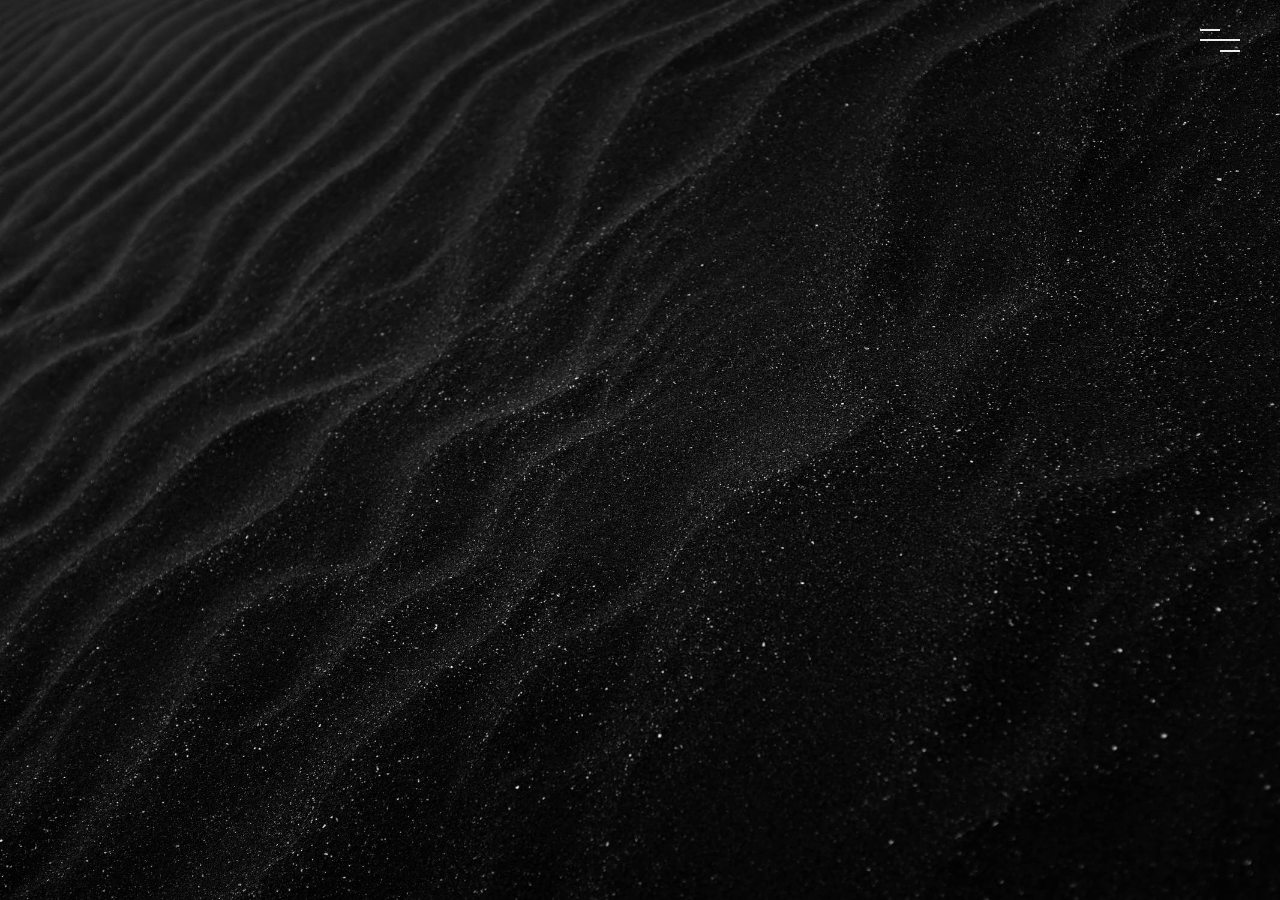
<file: BusinessAgency/index.html>
<!DOCTYPE html>
<html lang="en">
<head>
  <meta charset="UTF-8">
  <meta name="viewport" content="width=device-width, initial-scale=1.0">
  <title>Business Agency</title>
  <link rel="stylesheet" href="style.css">
  <link rel="stylesheet" href="https://cdnjs.cloudflare.com/ajax/libs/font-awesome/5.15.1/css/all.min.css">
</head>
<body>

  <!-- Navbar -->
   <nav class="navbar">
    <div class="logo">
      <a href="#">
        <span>C</span>ode<span>A</span>nd<span>C</span>reate
      </a>
    </div>
    <div class="nav-list">
      <a href="#" class="nav-link">Home</a>
      <a href="#" class="nav-link">About</a>
      <a href="#" class="nav-link">Pricing</a>
      <a href="#" class="nav-link">Blog</a>
      <a href="#" class="nav-link">Contact</a>
    </div>
   </nav>

  <!-- End of Navbar -->

  <!-- Menu -->
  <div class="menu">
    <div class="line line-1"></div>
    <div class="line line-2"></div>
    <div class="line line-3"></div>
  </div>
  
  <!-- End of Menu -->

  <div class="container">
    <!-- Section 1 -->
    <section class="section-1">
      <div class="banner">
        <h1 class="banner-heading">
          <span class="heading-1">Business Ideas</span>
          <span class="heading-2">Consulting</span>
          <span class="heading-3">Digital Marketing</span>
          <span class="heading-4">Strategy</span>
        </h1>
        <p class="banner-paragraph">Lorem ipsum dolor sit.</p>
        <button class="banner-btn">Discover Now</button>
      </div>
    </section>
    
    <!-- End of Section 1 -->
  </div>
  
  <script src="script.js"></script>
</body>
</html>
</file>
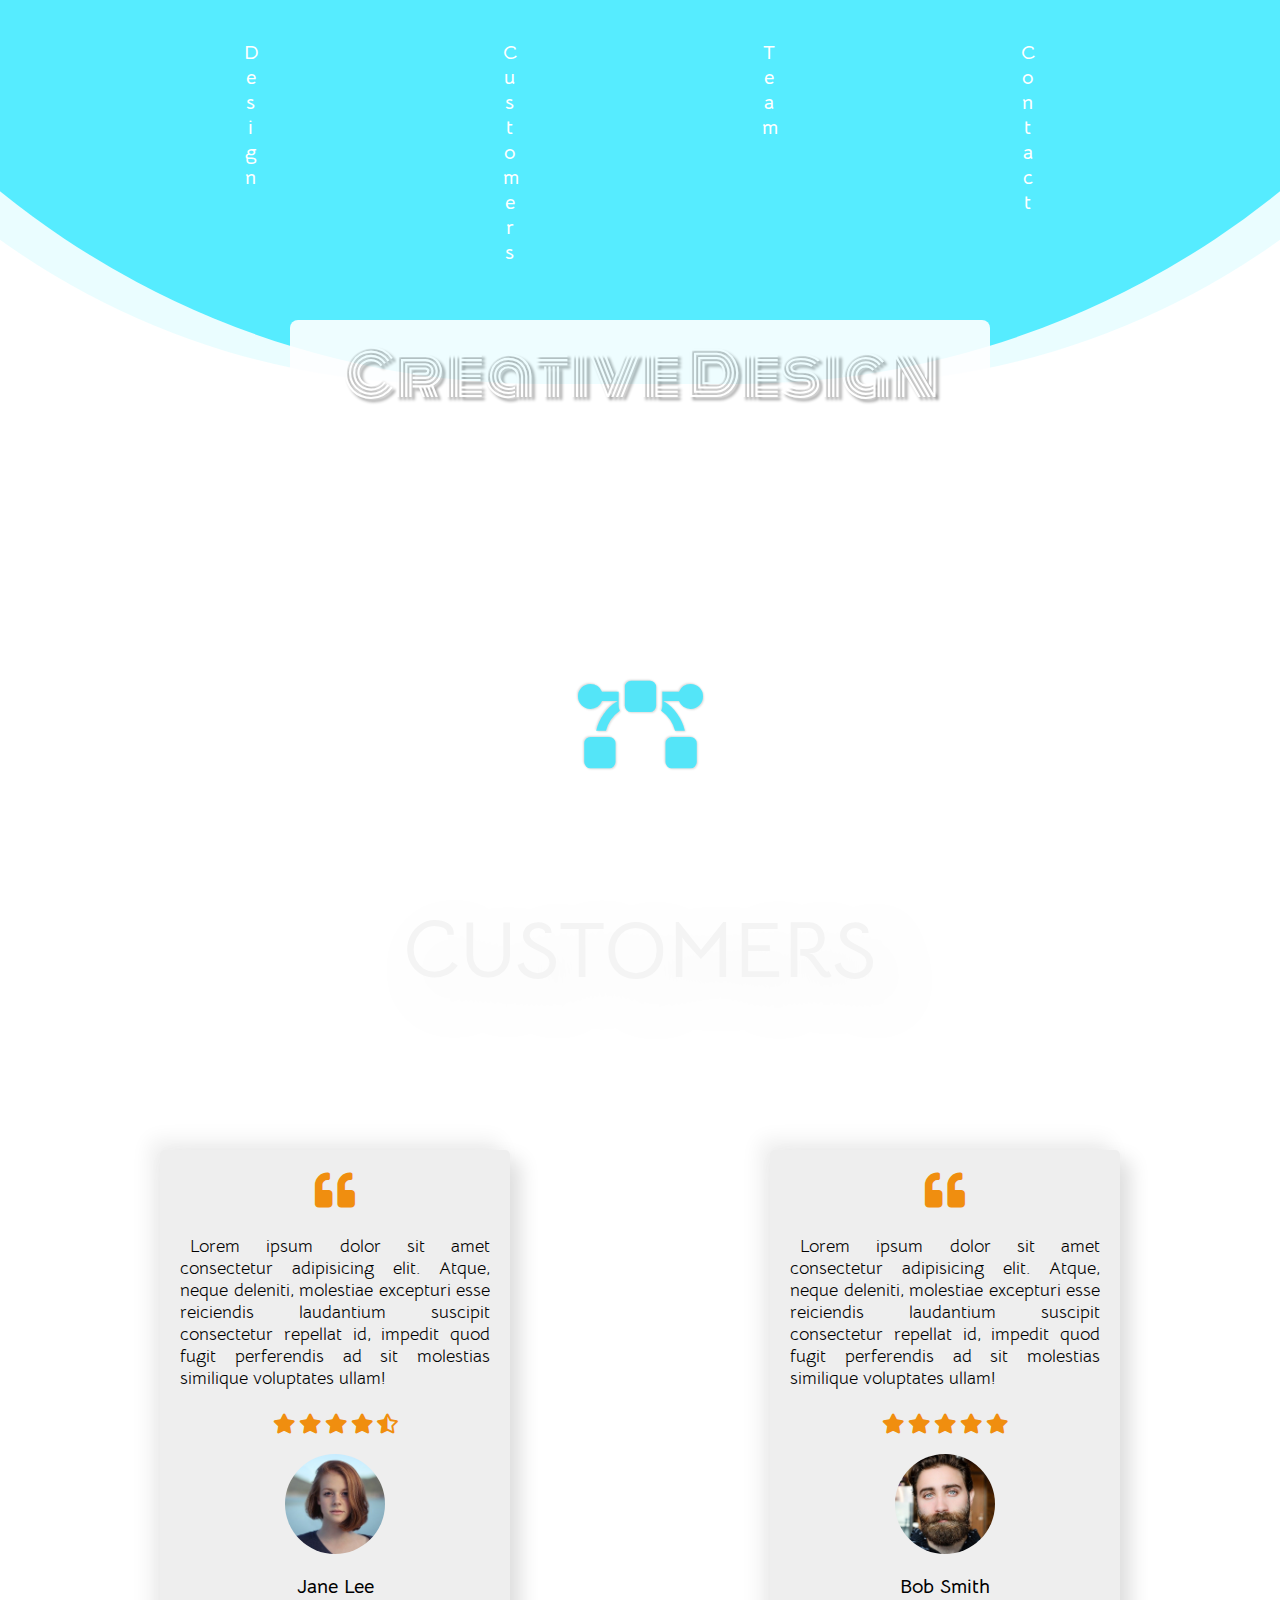
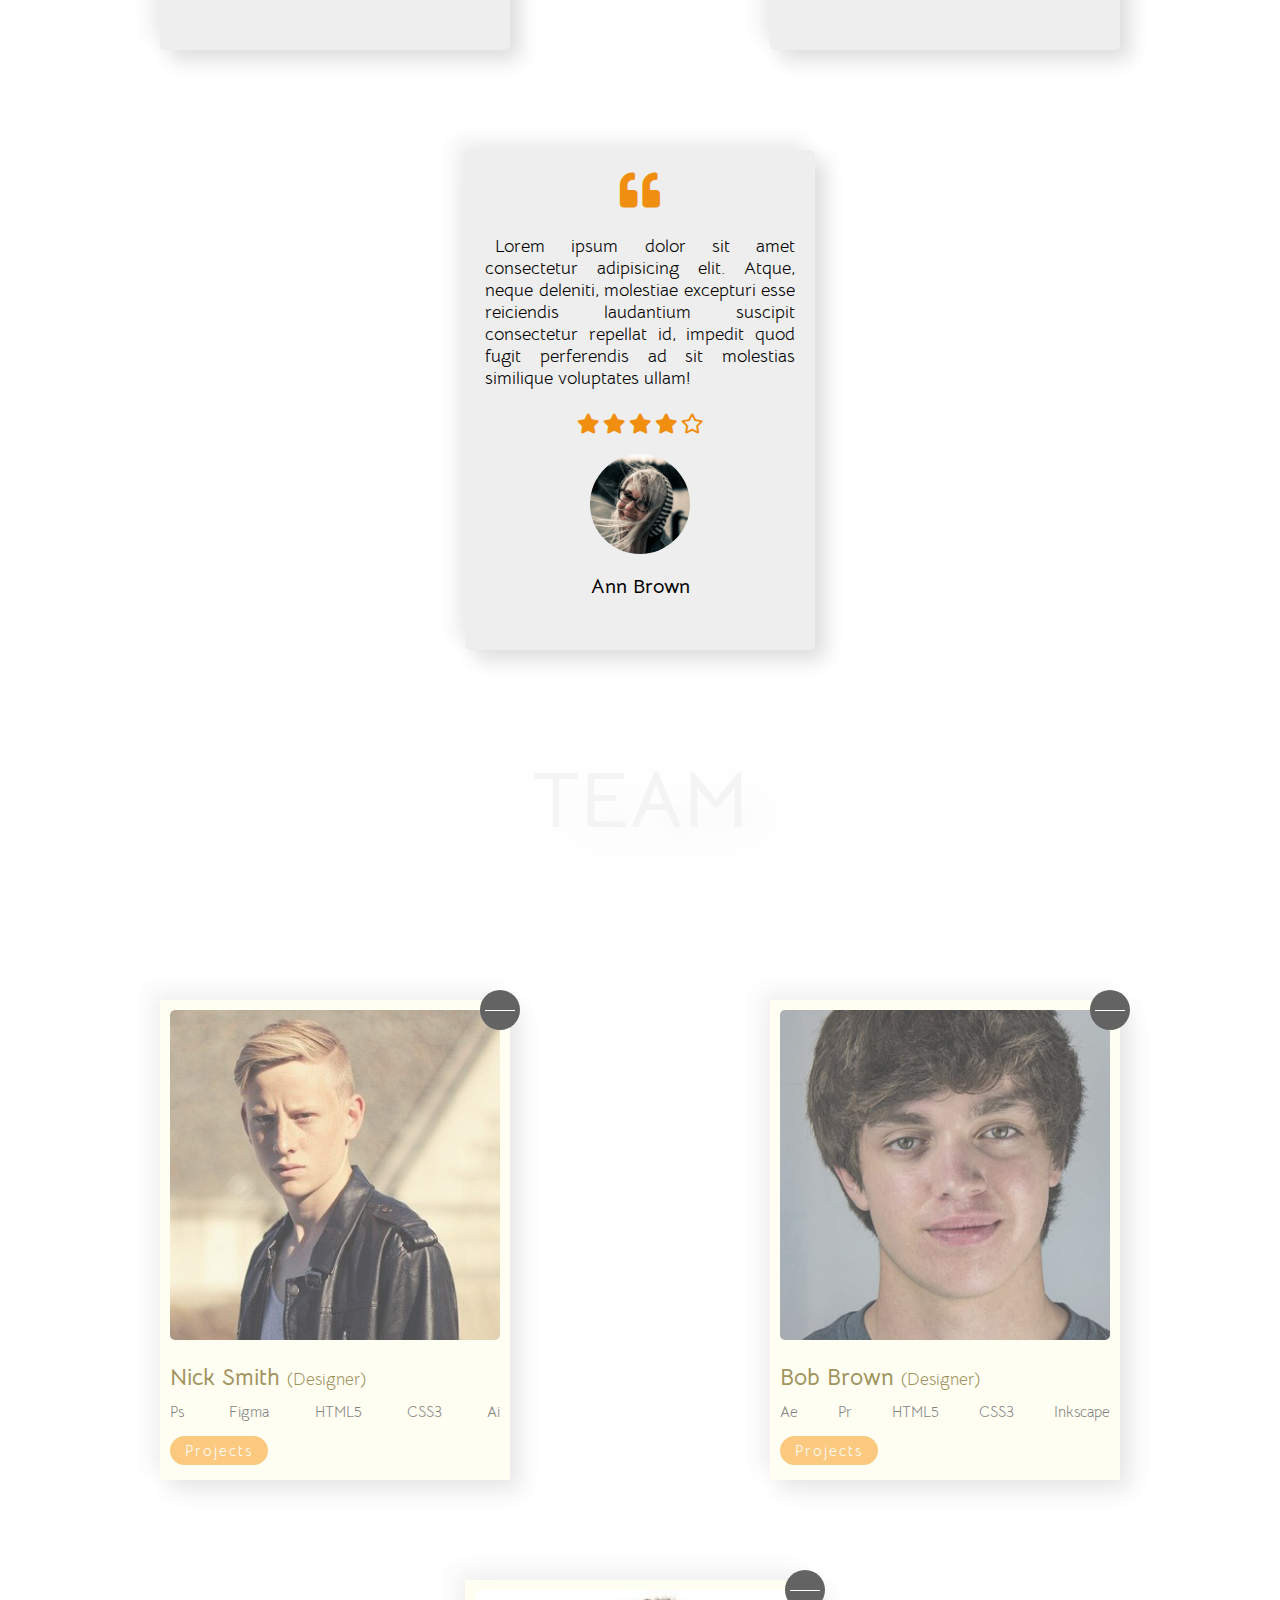
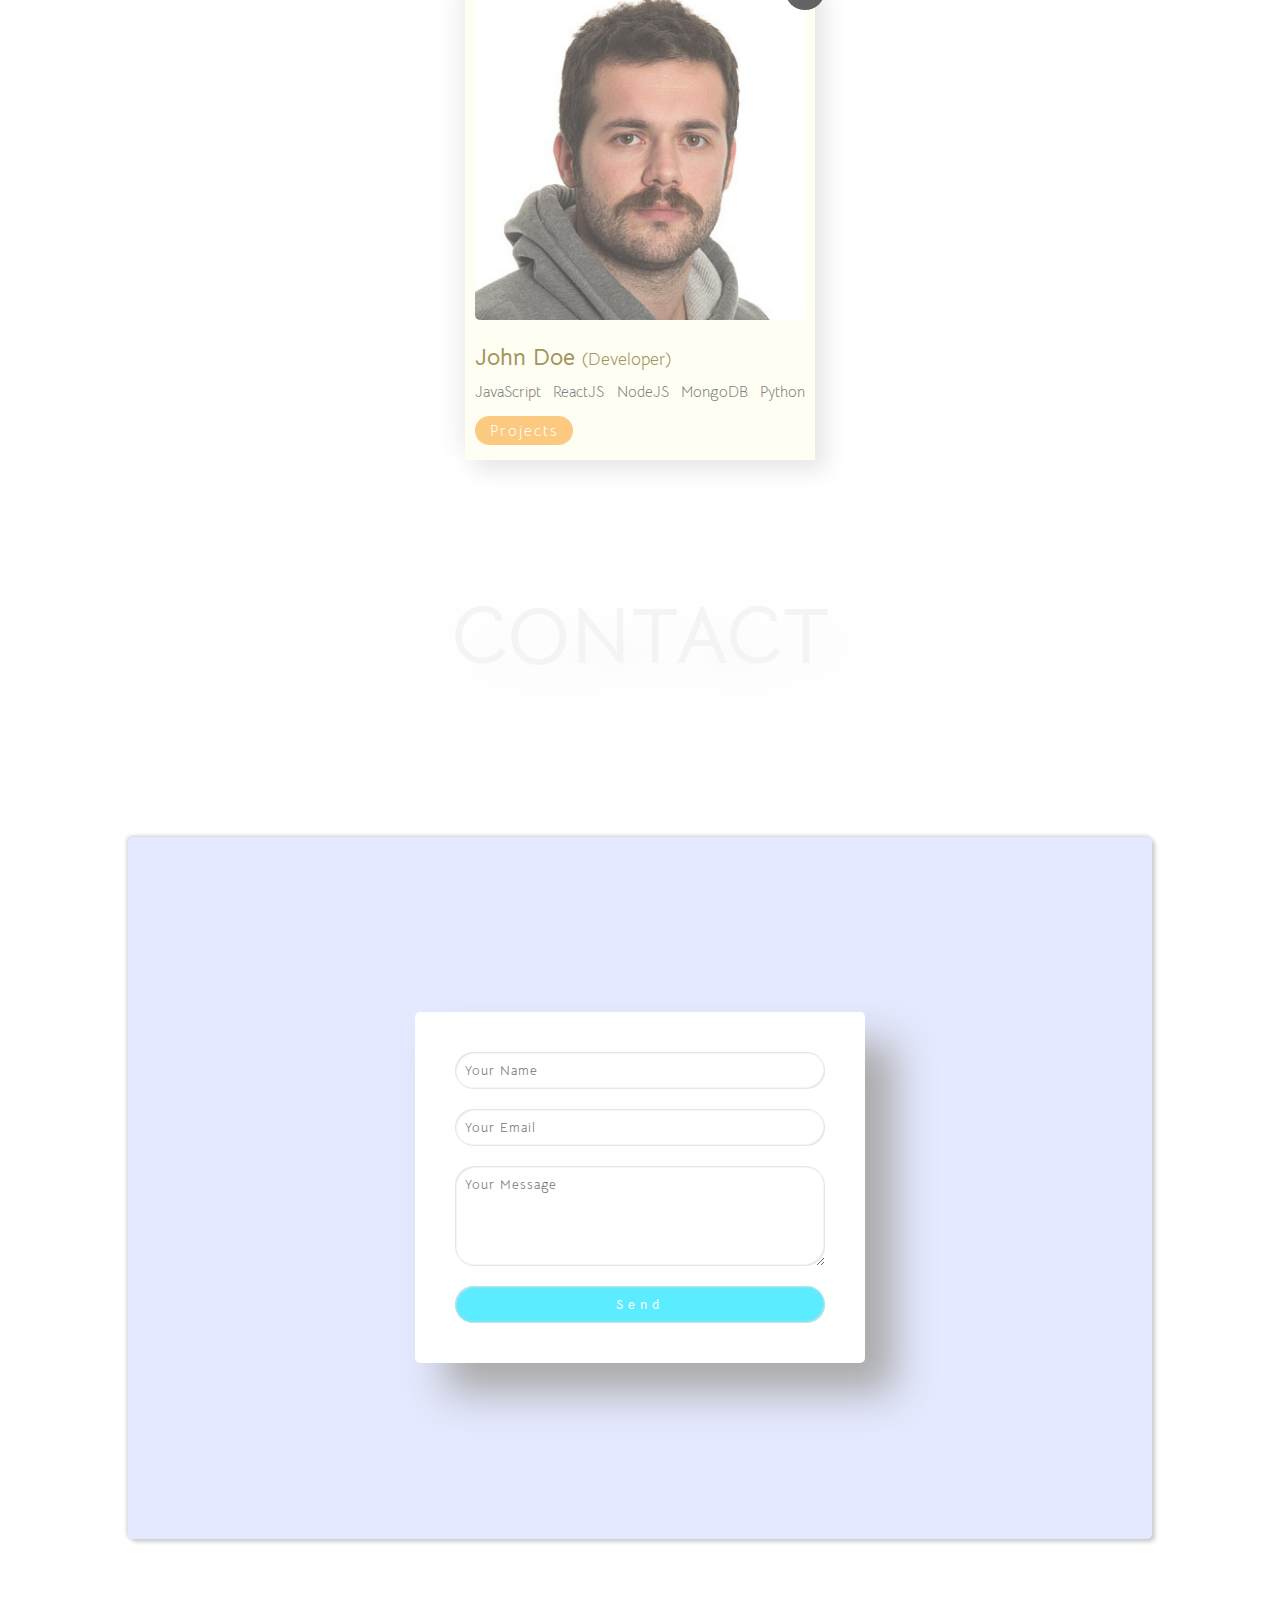
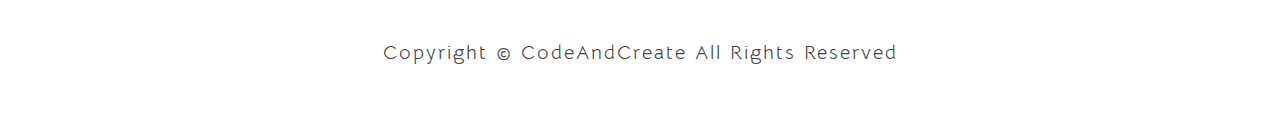
<file: CreativeDesign/index.html>
<!DOCTYPE html>
<html lang="en">
<head>
  <meta charset="UTF-8">
  <meta name="viewport" content="width=device-width, initial-scale=1.0">
  <title>Creative Design</title>
  <link rel="stylesheet" href="style.css">
  <link rel="stylesheet" href="https://cdnjs.cloudflare.com/ajax/libs/font-awesome/5.15.1/css/all.min.css">
</head>
<body>
  <div class="container">
    <!-- Section 1 -->
    <section class="section-1">
      <nav class="navbar">
        <a href="#" class="navbar-link">Design</a>
        <a href="#" class="navbar-link">Customers</a>
        <a href="#" class="navbar-link">Team</a>
        <a href="#" class="navbar-link">Contact</a>
      </nav>
      <div class="floating-bg"></div>
      <h1 class="section-1-heading">Creative Design</h1>
      <div class="logo">
        <i class="fas fa-bezier-curve"></i>
      </div>
    </section>
    <!-- End of Section 1 -->

    <!-- Section 2 -->
    <section class="section-2">
      <h1 class="section-heading">Customers</h1>
      <div class="customers-wrapper">
        <div class="customer">
          <i class="fas fa-quote-left"></i>
          <p class="customer-text">Lorem ipsum dolor sit amet consectetur adipisicing elit. Atque, neque deleniti, molestiae excepturi esse reiciendis laudantium suscipit consectetur repellat id, impedit quod fugit perferendis ad sit molestias similique voluptates ullam!</p>
          <div class="customer-rating">
            <i class="fas fa-star"></i>
            <i class="fas fa-star"></i>
            <i class="fas fa-star"></i>
            <i class="fas fa-star"></i>
            <i class="fas fa-star-half-alt"></i>
          </div>
          <img src="images/customer-img-1.jpg" class="customer-img">
          <h4 class="customer-name">Jane Lee</h4>
        </div>
        <div class="customer">
          <i class="fas fa-quote-left"></i>
          <p class="customer-text">Lorem ipsum dolor sit amet consectetur adipisicing elit. Atque, neque deleniti, molestiae excepturi esse reiciendis laudantium suscipit consectetur repellat id, impedit quod fugit perferendis ad sit molestias similique voluptates ullam!</p>
          <div class="customer-rating">
            <i class="fas fa-star"></i>
            <i class="fas fa-star"></i>
            <i class="fas fa-star"></i>
            <i class="fas fa-star"></i>
            <i class="fas fa-star"></i>
          </div>
          <img src="images/customer-img-2.jpg" class="customer-img">
          <h4 class="customer-name">Bob Smith</h4>
        </div>
        <div class="customer">
          <i class="fas fa-quote-left"></i>
          <p class="customer-text">Lorem ipsum dolor sit amet consectetur adipisicing elit. Atque, neque deleniti, molestiae excepturi esse reiciendis laudantium suscipit consectetur repellat id, impedit quod fugit perferendis ad sit molestias similique voluptates ullam!</p>
          <div class="customer-rating">
            <i class="fas fa-star"></i>
            <i class="fas fa-star"></i>
            <i class="fas fa-star"></i>
            <i class="fas fa-star"></i>
            <i class="far fa-star"></i>
          </div>
          <img src="images/customer-img-3.jpg" class="customer-img">
          <h4 class="customer-name">Ann Brown</h4>
        </div>
      </div>
    </section>

    <!-- Enf of Section 2 -->

    <!-- Section 3 -->
    <section class="section-3">
      <h1 class="section-heading">Team</h1>
      <div class="team-wrapper">
        <div class="team-member">
          <img src="images/team-member-1.jpg" class="team-member-img">
          <h2 class="team-member-name">Nick Smith <span>(Designer)</span></h2>
          <ul class="team-member-skills">
            <li>Ps</li>
            <li>Figma</li>
            <li>HTML5</li>
            <li>CSS3</li>
            <li>Ai</li>
          </ul>
          <a href="#" class="projects-btn">Projects</a>
          <div class="story-btn" title="My Story">
            <div class="story-btn-line"></div>
          </div>
          <div class="story">
            <h4 class="story-heading">About Me</h4>
            <p class="story-paragraph">Lorem ipsum dolor sit amet, consectetur adipisicing elit. Impedit ratione laborum eum explicabo, nobis, tenetur sit obcaecati aliquid aperiam, quasi dolorem. Accusantium labore enim aperiam culpa! Explicabo repudiandae nam perspiciatis.</p>
          </div>
        </div>
        <div class="team-member">
          <img src="images/team-member-2.jpg" class="team-member-img">
          <h2 class="team-member-name">Bob Brown <span>(Designer)</span></h2>
          <ul class="team-member-skills">
            <li>Ae</li>
            <li>Pr</li>
            <li>HTML5</li>
            <li>CSS3</li>
            <li>Inkscape</li>
          </ul>
          <a href="#" class="projects-btn">Projects</a>
          <div class="story-btn" title="My Story">
            <div class="story-btn-line"></div>
          </div>
          <div class="story">
            <h4 class="story-heading">About Me</h4>
            <p class="story-paragraph">Lorem ipsum dolor sit amet, consectetur adipisicing elit. Impedit ratione laborum eum explicabo, nobis, tenetur sit obcaecati aliquid aperiam, quasi dolorem. Accusantium labore enim aperiam culpa! Explicabo repudiandae nam perspiciatis.</p>
          </div>
        </div>
        <div class="team-member">
          <img src="images/team-member-3.jpg" class="team-member-img">
          <h2 class="team-member-name">John Doe <span>(Developer)</span></h2>
          <ul class="team-member-skills">
            <li>JavaScript</li>
            <li>ReactJS</li>
            <li>NodeJS</li>
            <li>MongoDB</li>
            <li>Python</li>
          </ul>
          <a href="#" class="projects-btn">Projects</a>
          <div class="story-btn" title="My Story">
            <div class="story-btn-line"></div>
          </div>
          <div class="story">
            <h4 class="story-heading">About Me</h4>
            <p class="story-paragraph">Lorem ipsum dolor sit amet, consectetur adipisicing elit. Impedit ratione laborum eum explicabo, nobis, tenetur sit obcaecati aliquid aperiam, quasi dolorem. Accusantium labore enim aperiam culpa! Explicabo repudiandae nam perspiciatis.</p>
          </div>
        </div>
      </div>
    </section>

    <!-- End of Section 3 -->
    
    <!-- Section 4 -->
    <section class="section-4">
      <h1 class="section-heading">Contact</h1>
      <div class="form-container">
        <img src="images/form-img.png" class="form-img">
        <form class="contact-form">
          <input type="text" placeholder="Your Name">
          <input type="email" placeholder="Your Email">
          <textarea placeholder="Your Message"></textarea>
          <input type="submit" value="Send">
        </form>
      </div>
      <p class="copyright">
        Copyright &copy; CodeAndCreate All Rights Reserved
      </p>
    </section>

    <!-- End of Section 4 -->
  </div>

  <script src="script.js"></script>
</body>
</html>
</file>
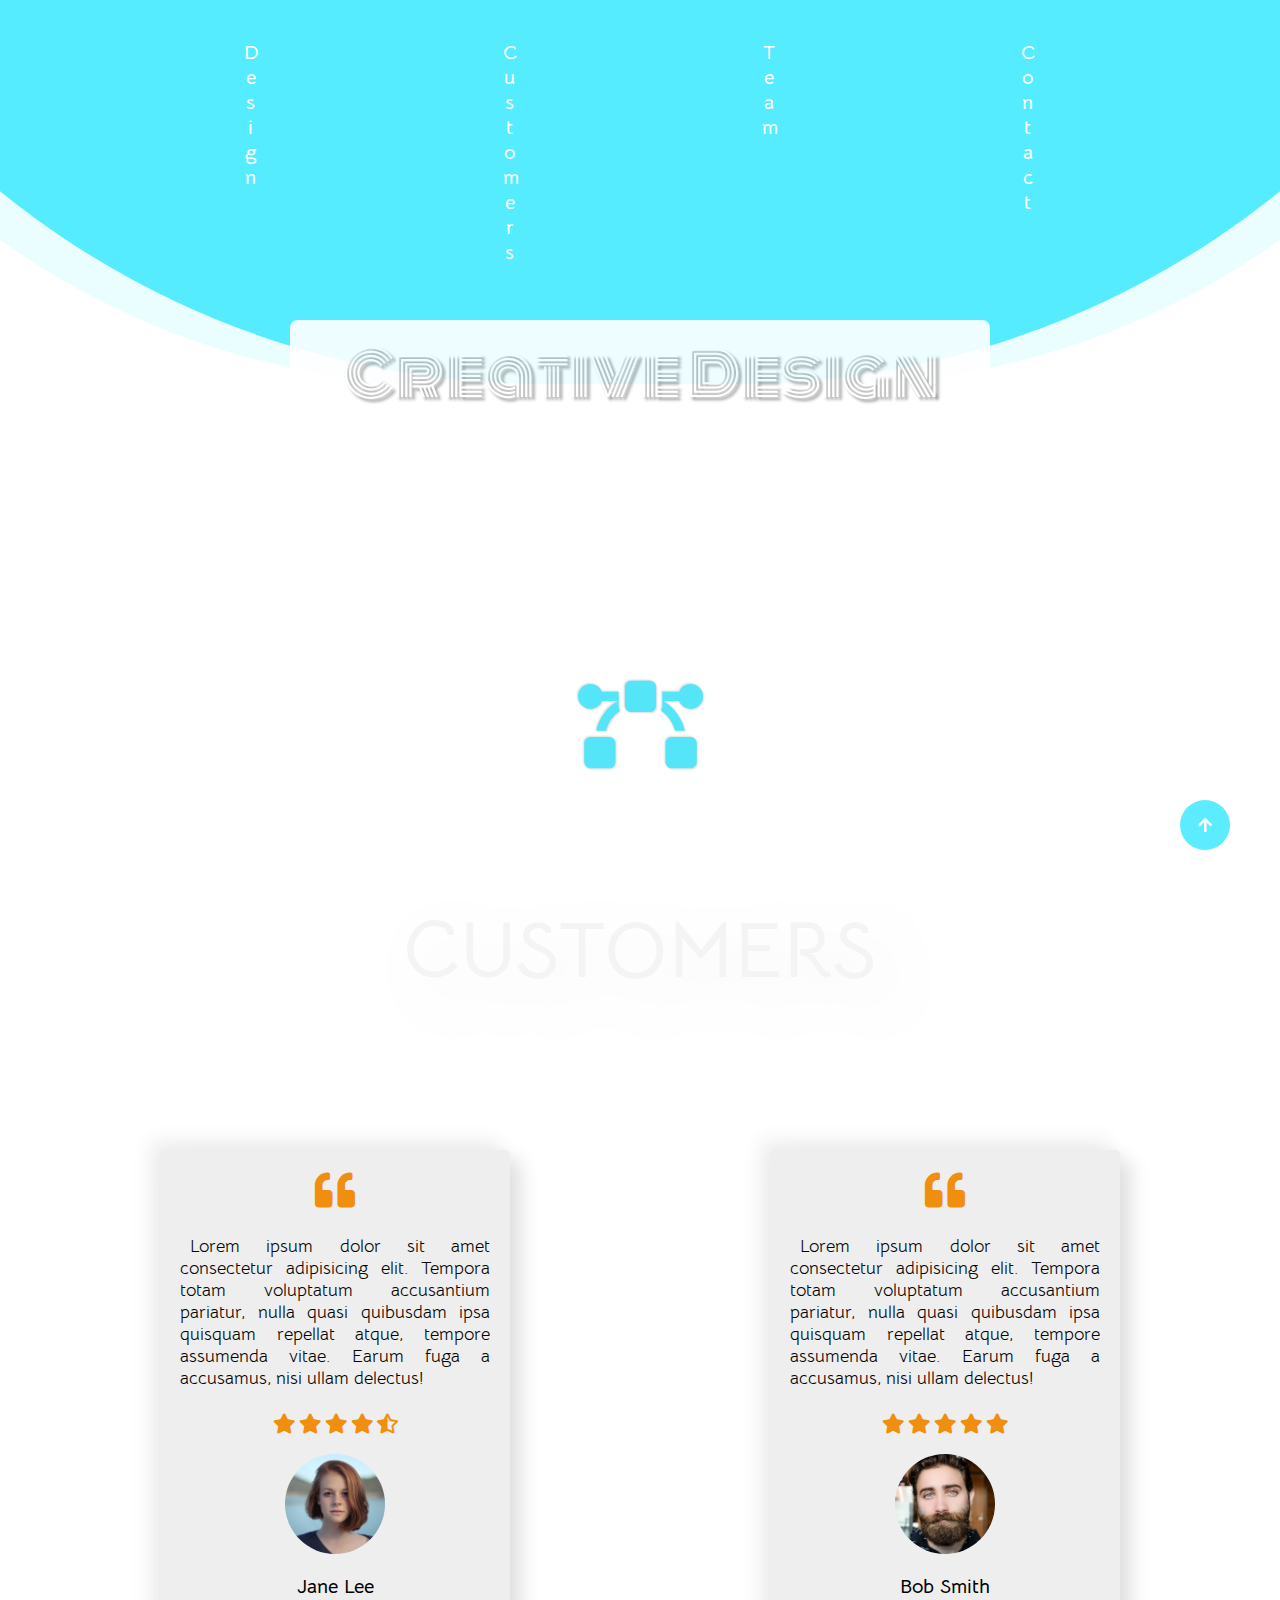
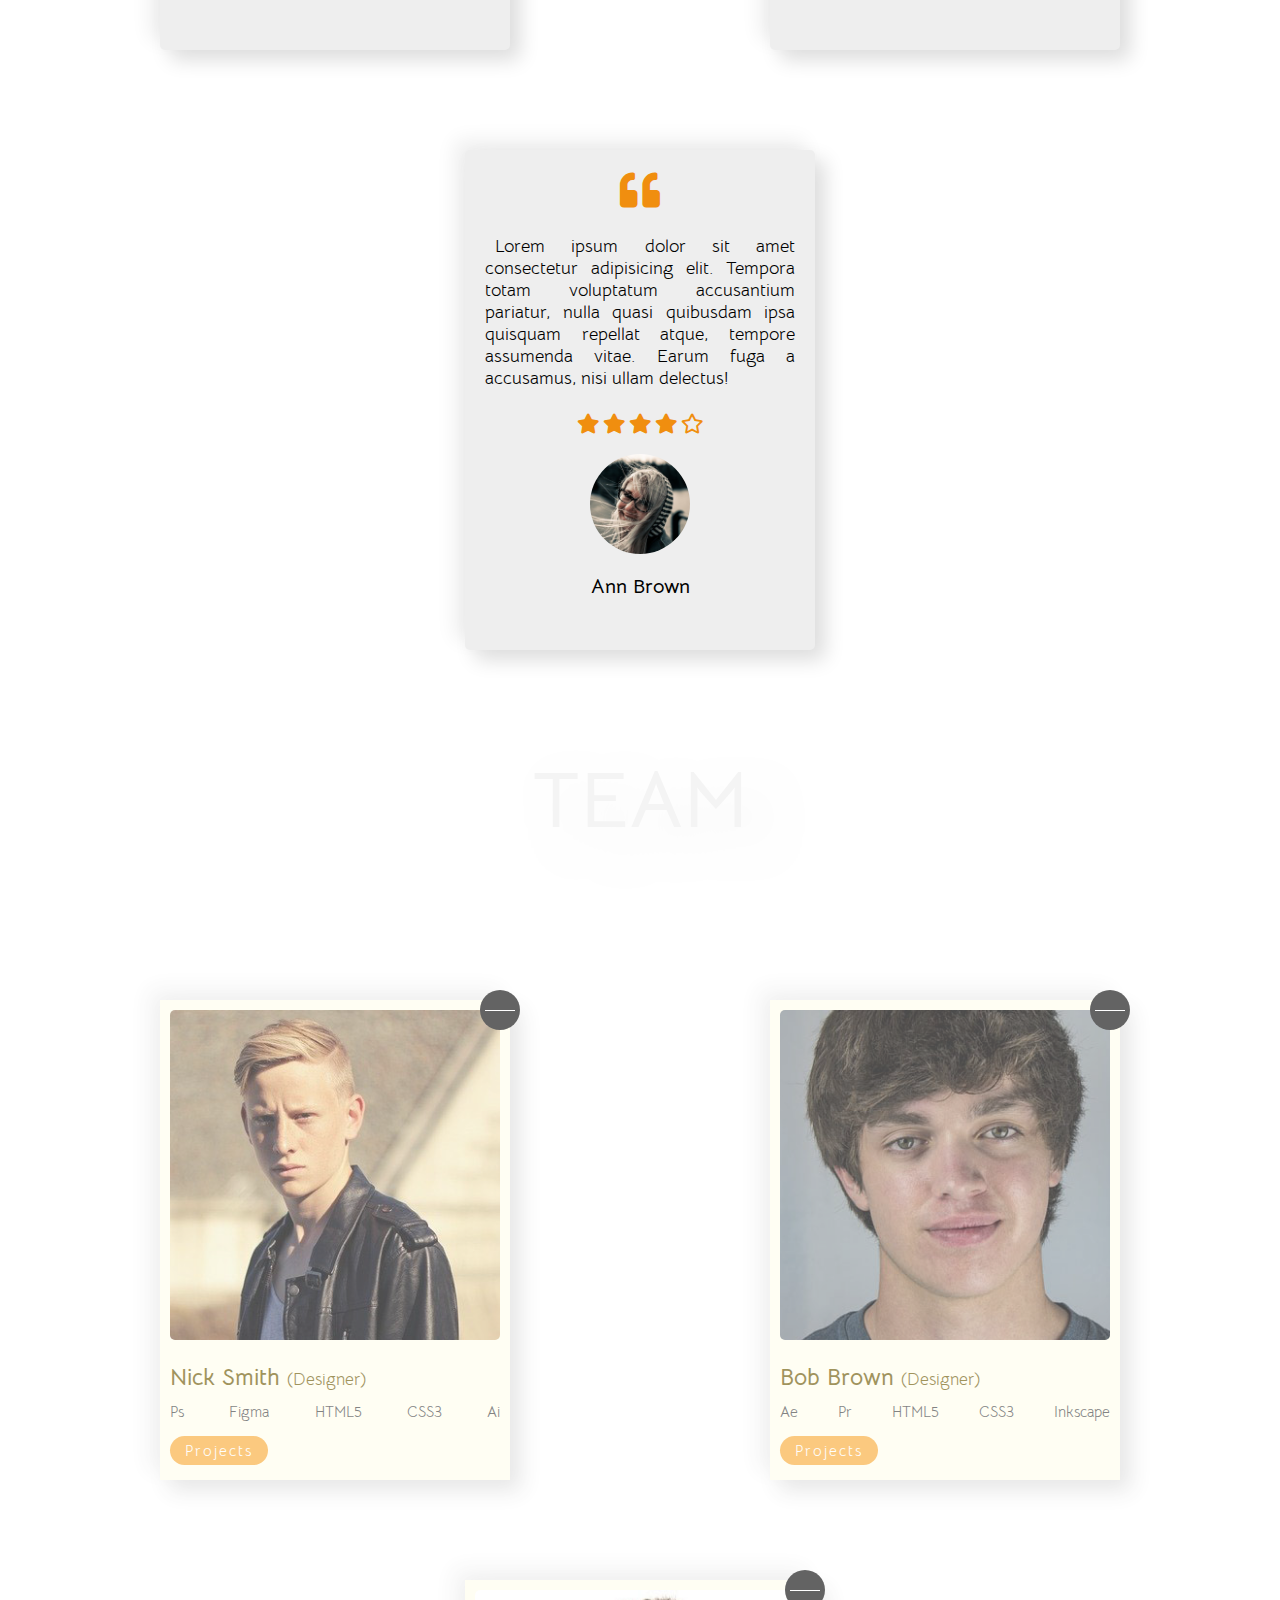
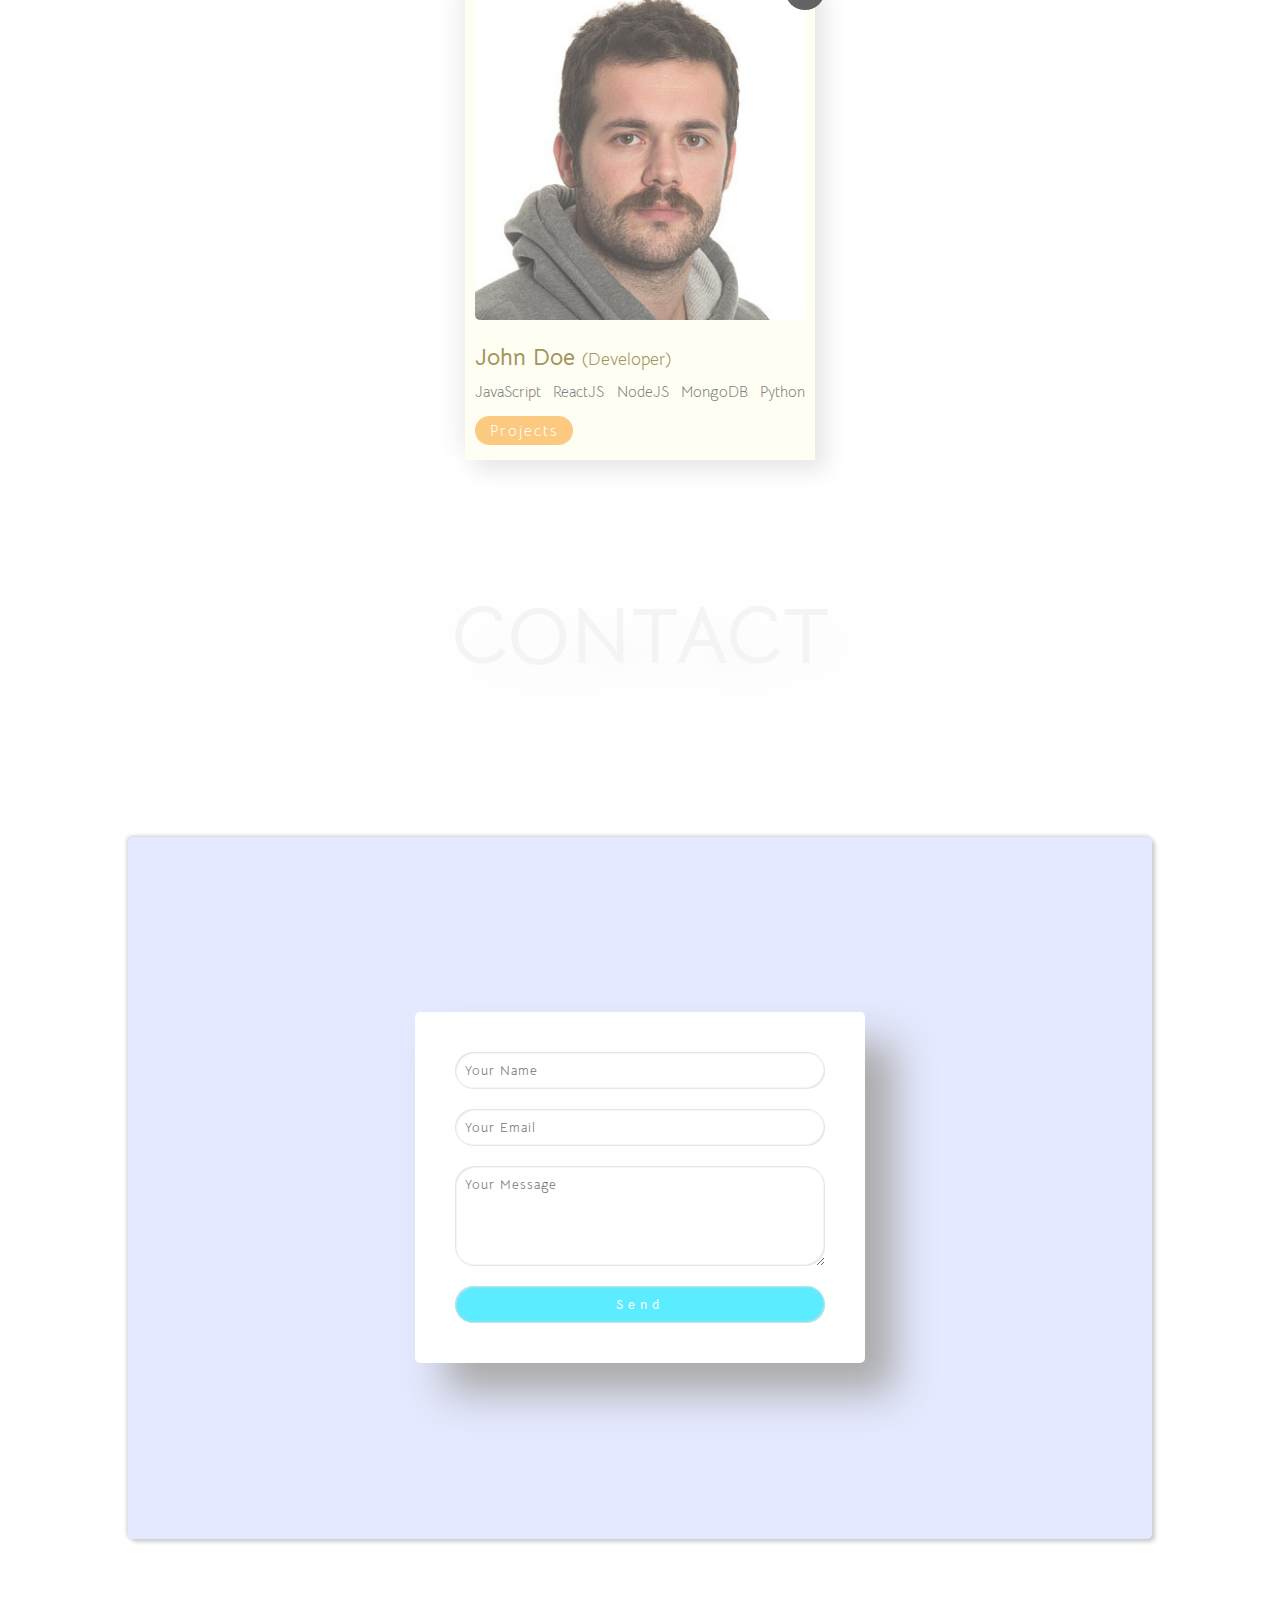
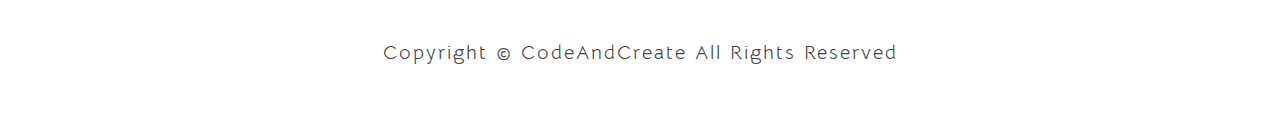
<file: references/Project+2+-+Creative+Design/Final Files/index.html>
<!DOCTYPE html>
<html lang="en">
<head>
    <meta charset="UTF-8">
    <meta name="viewport" content="width=device-width, initial-scale=1.0">
    <title>Creative Design</title>
    <link rel="stylesheet" href="style.css">
    <link rel="stylesheet" href="https://cdnjs.cloudflare.com/ajax/libs/font-awesome/5.15.1/css/all.min.css">
</head>
<body>

    <div class="container">
        <!-- Section 1 -->
        <section class="section-1" id="home">
            <nav class="navbar">
                <a href="#home" class="navbar-link">Design</a>
                <a href="#customers" class="navbar-link">Customers</a>
                <a href="#team" class="navbar-link">Team</a>
                <a href="#contact" class="navbar-link">Contact</a>
            </nav>
            <div class="floating-bg"></div>
            <h1 class="section-1-heading">Creative Design</h1>
            <div class="logo">
                <i class="fas fa-bezier-curve"></i>
            </div>
        </section>
        <!-- End of Section 1 -->

        <!-- Section 2 -->
        <section class="section-2" id="customers">
            <h1 class="section-heading">Customers</h1>
            <div class="customers-wrapper">
                <div class="customer">
                    <i class="fas fa-quote-left"></i>
                    <p class="customer-text">Lorem ipsum dolor sit amet consectetur adipisicing elit. Tempora totam voluptatum accusantium pariatur, nulla quasi quibusdam ipsa quisquam repellat atque, tempore assumenda vitae. Earum fuga a accusamus, nisi ullam delectus!</p>
                    <div class="customer-rating">
                        <i class="fas fa-star"></i>
                        <i class="fas fa-star"></i>
                        <i class="fas fa-star"></i>
                        <i class="fas fa-star"></i>
                        <i class="fas fa-star-half-alt"></i>
                    </div>
                    <img src="images/customer-img-1.jpg" class="customer-img">
                    <h4 class="customer-name">Jane Lee</h4>
                </div>
                <div class="customer">
                    <i class="fas fa-quote-left"></i>
                    <p class="customer-text">Lorem ipsum dolor sit amet consectetur adipisicing elit. Tempora totam voluptatum accusantium pariatur, nulla quasi quibusdam ipsa quisquam repellat atque, tempore assumenda vitae. Earum fuga a accusamus, nisi ullam delectus!</p>
                    <div class="customer-rating">
                        <i class="fas fa-star"></i>
                        <i class="fas fa-star"></i>
                        <i class="fas fa-star"></i>
                        <i class="fas fa-star"></i>
                        <i class="fas fa-star"></i>
                    </div>
                    <img src="images/customer-img-2.jpg" class="customer-img">
                    <h4 class="customer-name">Bob Smith</h4>
                </div>
                <div class="customer">
                    <i class="fas fa-quote-left"></i>
                    <p class="customer-text">Lorem ipsum dolor sit amet consectetur adipisicing elit. Tempora totam voluptatum accusantium pariatur, nulla quasi quibusdam ipsa quisquam repellat atque, tempore assumenda vitae. Earum fuga a accusamus, nisi ullam delectus!</p>
                    <div class="customer-rating">
                        <i class="fas fa-star"></i>
                        <i class="fas fa-star"></i>
                        <i class="fas fa-star"></i>
                        <i class="fas fa-star"></i>
                        <i class="far fa-star"></i>
                    </div>
                    <img src="images/customer-img-3.jpg" class="customer-img">
                    <h4 class="customer-name">Ann Brown</h4>
                </div>
            </div>
        </section>
        <!-- End of Section 2 -->

        <!-- Section 3 -->
        <section class="section-3" id="team">
            <h1 class="section-heading">Team</h1>
            <div class="team-wrapper">
                <div class="team-member">
                    <img src="images/team-member-1.jpg" class="team-member-img">
                    <h2 class="team-member-name">Nick Smith <span>(Designer)</span></h2>
                    <ul class="team-member-skills">
                        <li>Ps</li>
                        <li>Figma</li>
                        <li>HTML5</li>
                        <li>CSS3</li>
                        <li>Ai</li>
                    </ul>
                    <a href="#" class="projects-btn">Projects</a>
                    <div class="story-btn" title="My Story">
                        <div class="story-btn-line"></div>
                    </div>
                    <div class="story">
                        <h4 class="story-heading">About Me</h4>
                        <p class="story-paragraph">Lorem ipsum dolor sit amet consectetur adipisicing elit. Reprehenderit obcaecati blanditiis aspernatur ab doloribus optio nesciunt adipisci fugiat quia veritatis doloremque tempore ipsum sunt atque exercitationem perspiciatis, beatae aliquam voluptates perferendis. Doloribus exercitationem adipisci, quidem veritatis temporibus magni. Sunt, exercitationem?</p>
                    </div>
                </div>
                <div class="team-member">
                    <img src="images/team-member-2.jpg" class="team-member-img">
                    <h2 class="team-member-name">Bob Brown <span>(Designer)</span></h2>
                    <ul class="team-member-skills">
                        <li>Ae</li>
                        <li>Pr</li>
                        <li>HTML5</li>
                        <li>CSS3</li>
                        <li>Inkscape</li>
                    </ul>
                    <a href="#" class="projects-btn">Projects</a>
                    <div class="story-btn" title="My Story">
                        <div class="story-btn-line"></div>
                    </div>
                    <div class="story">
                        <h4 class="story-heading">About Me</h4>
                        <p class="story-paragraph">Lorem ipsum dolor sit amet consectetur adipisicing elit. Reprehenderit obcaecati blanditiis aspernatur ab doloribus optio nesciunt adipisci fugiat quia veritatis doloremque tempore ipsum sunt atque exercitationem perspiciatis, beatae aliquam voluptates perferendis. Doloribus exercitationem adipisci, quidem veritatis temporibus magni. Sunt, exercitationem?</p>
                    </div>
                </div>
                <div class="team-member">
                    <img src="images/team-member-3.jpg" class="team-member-img">
                    <h2 class="team-member-name">John Doe <span>(Developer)</span></h2>
                    <ul class="team-member-skills">
                        <li>JavaScript</li>
                        <li>ReactJS</li>
                        <li>NodeJS</li>
                        <li>MongoDB</li>
                        <li>Python</li>
                    </ul>
                    <a href="#" class="projects-btn">Projects</a>
                    <div class="story-btn" title="My Story">
                        <div class="story-btn-line"></div>
                    </div>
                    <div class="story">
                        <h4 class="story-heading">About Me</h4>
                        <p class="story-paragraph">Lorem ipsum dolor sit amet consectetur adipisicing elit. Reprehenderit obcaecati blanditiis aspernatur ab doloribus optio nesciunt adipisci fugiat quia veritatis doloremque tempore ipsum sunt atque exercitationem perspiciatis, beatae aliquam voluptates perferendis. Doloribus exercitationem adipisci, quidem veritatis temporibus magni. Sunt, exercitationem?</p>
                    </div>
                </div>
            </div>
        </section>
        <!-- End of Section 3 -->

        <!-- Section 4 -->
        <section class="section-4" id="contact">
            <h1 class="section-heading">Contact</h1>
            <div class="form-container">
                <img src="images/form-img.png" class="form-img">
                <form class="contact-form">
                    <input type="text" placeholder="Your Name">
                    <input type="email" placeholder="Your Email">
                    <textarea placeholder="Your Message"></textarea>
                    <input type="submit" value="Send">
                </form>
            </div>
            <p class="copyright">
                Copyright &copy; CodeAndCreate All Rights Reserved
            </p>
        </section>
        <!-- End of Section 4 -->

        <a href="#home" class="scroll-up-btn">
            <i class="fas fa-arrow-up"></i>
        </a>
    </div>

    <script src="script.js"></script>
</body>
</html>
</file>
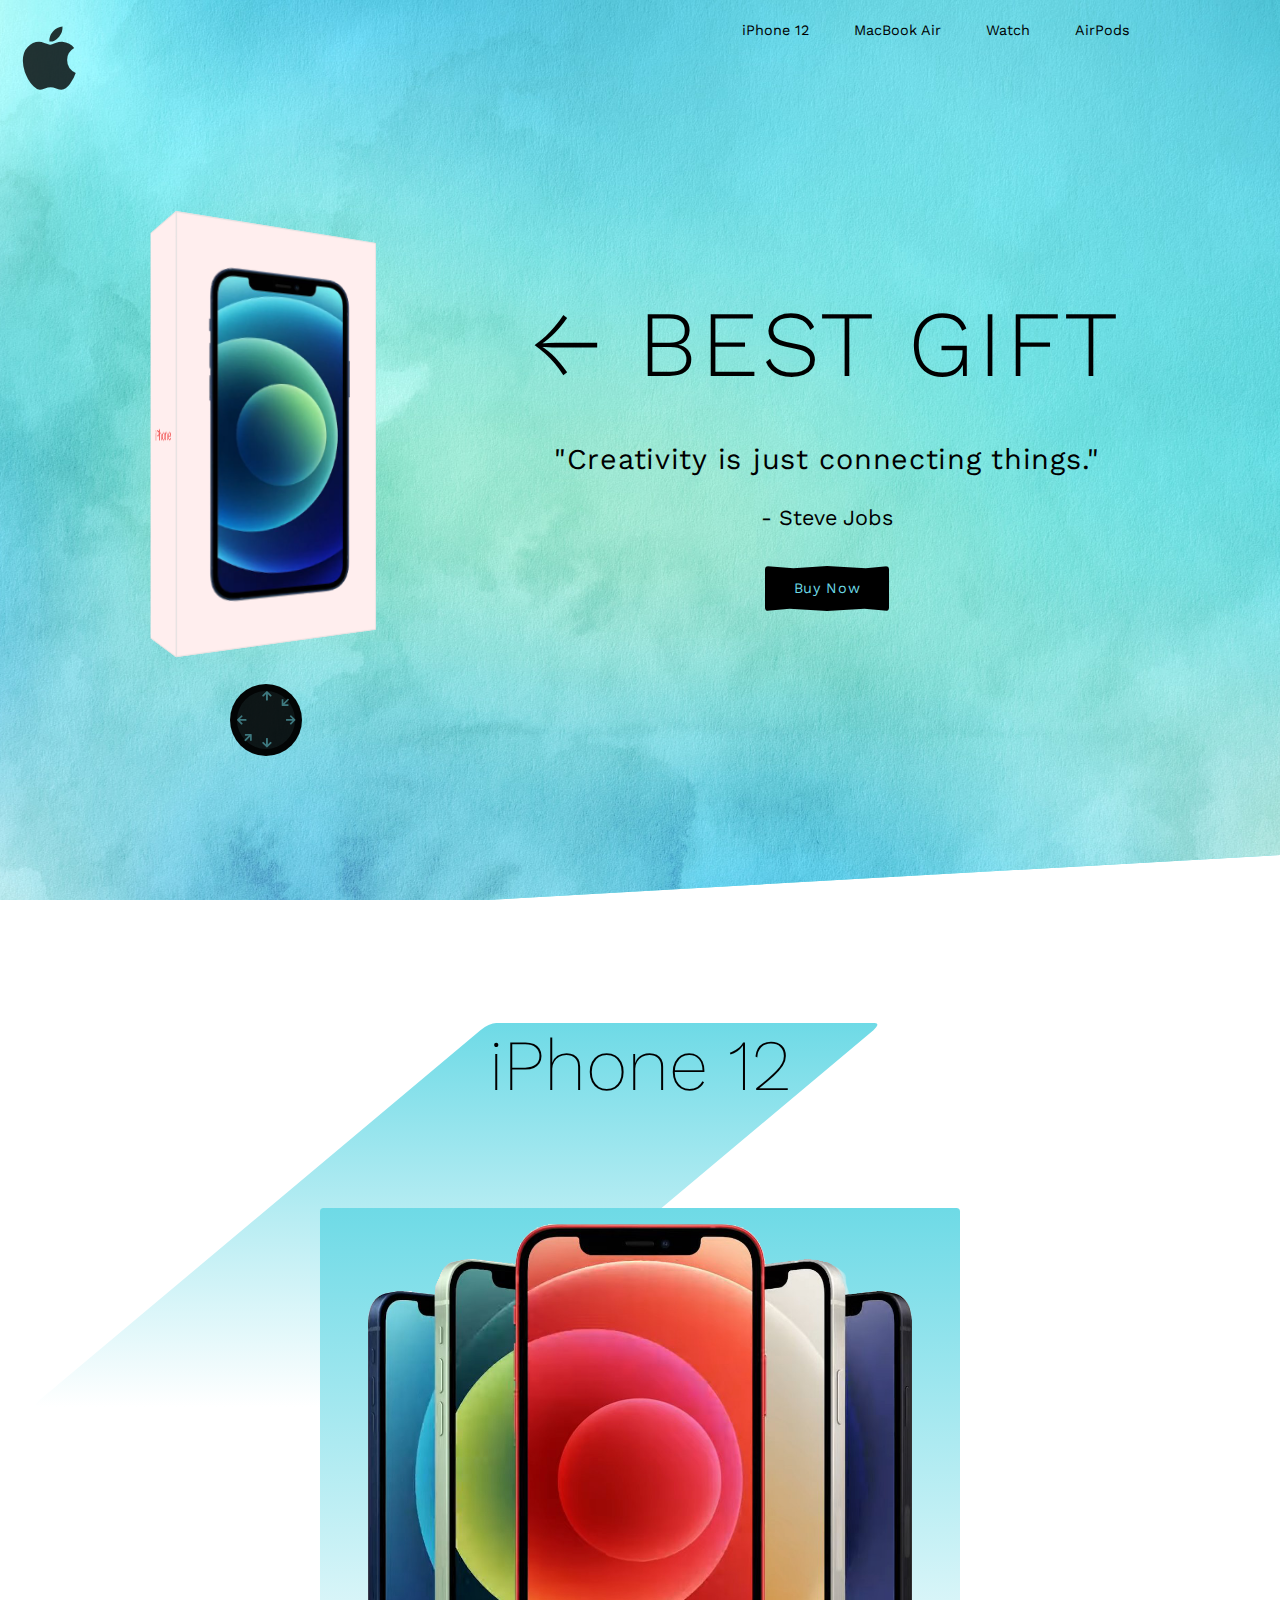
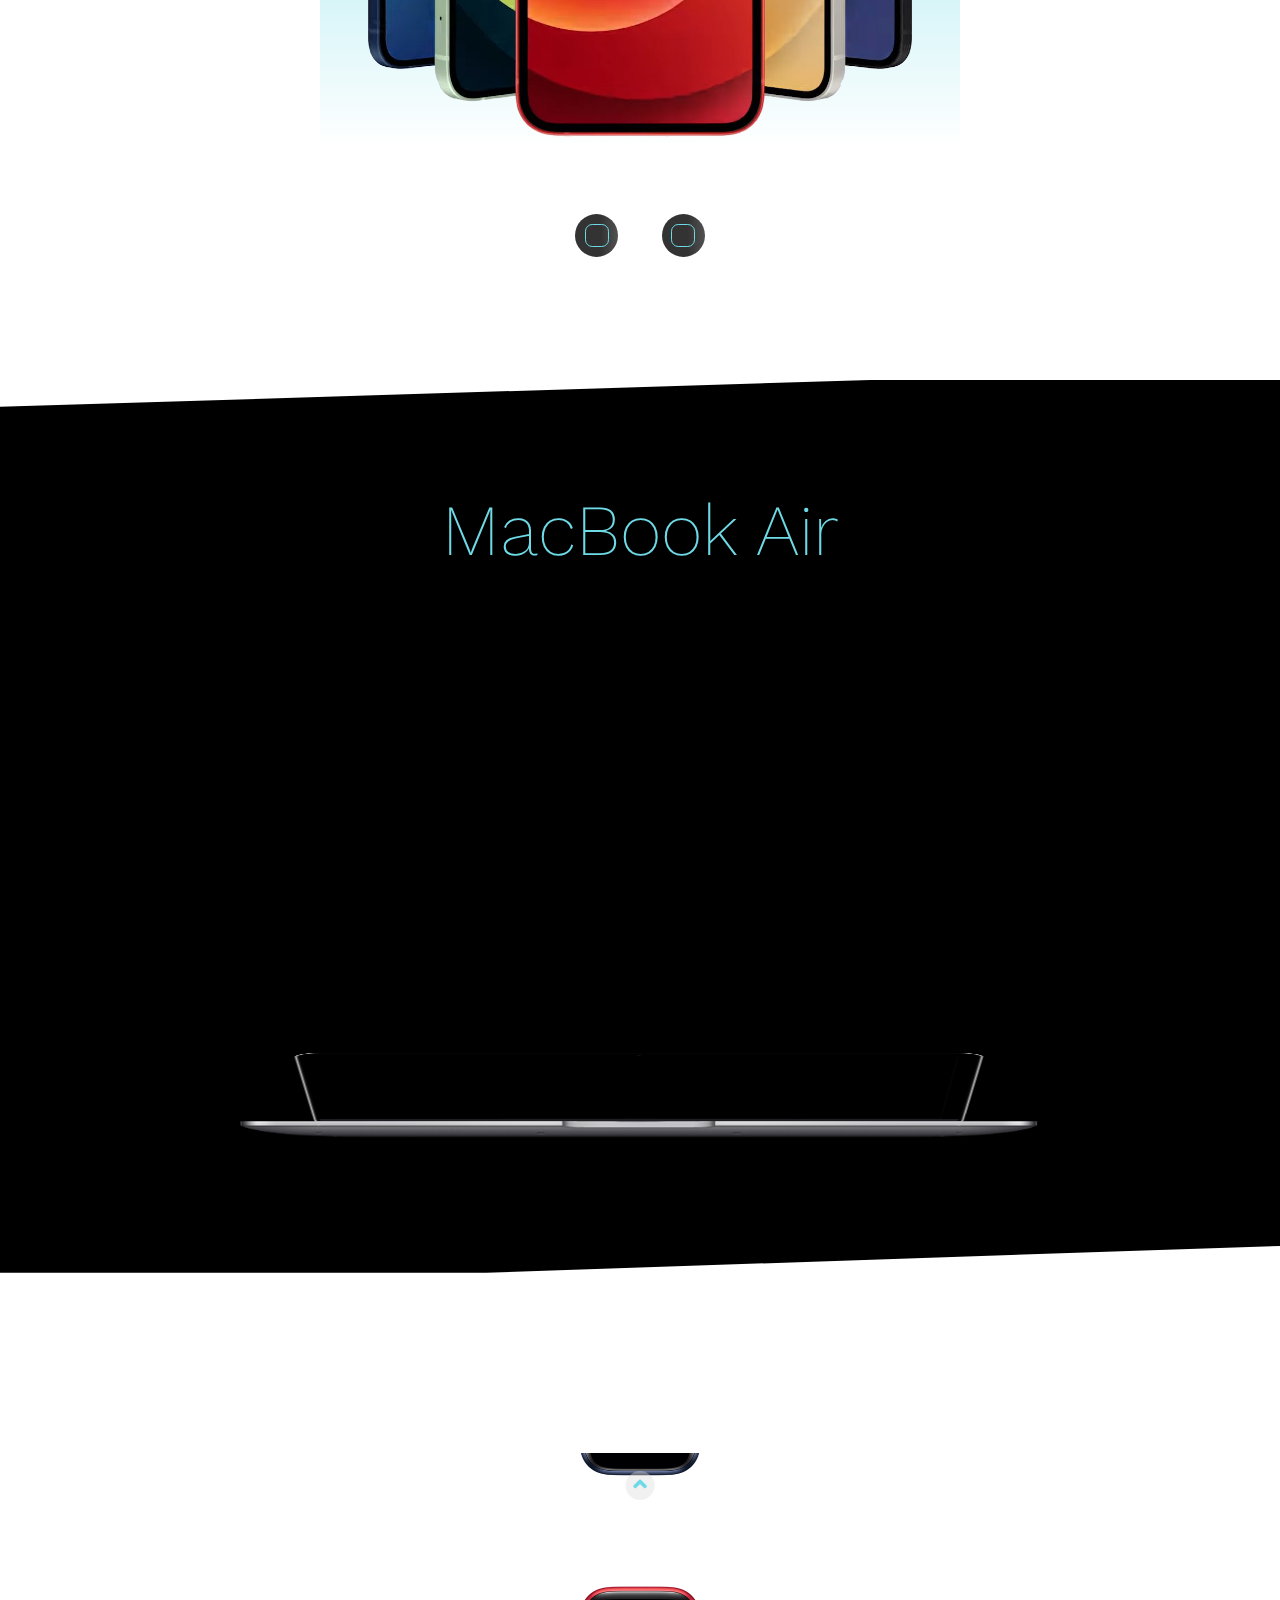
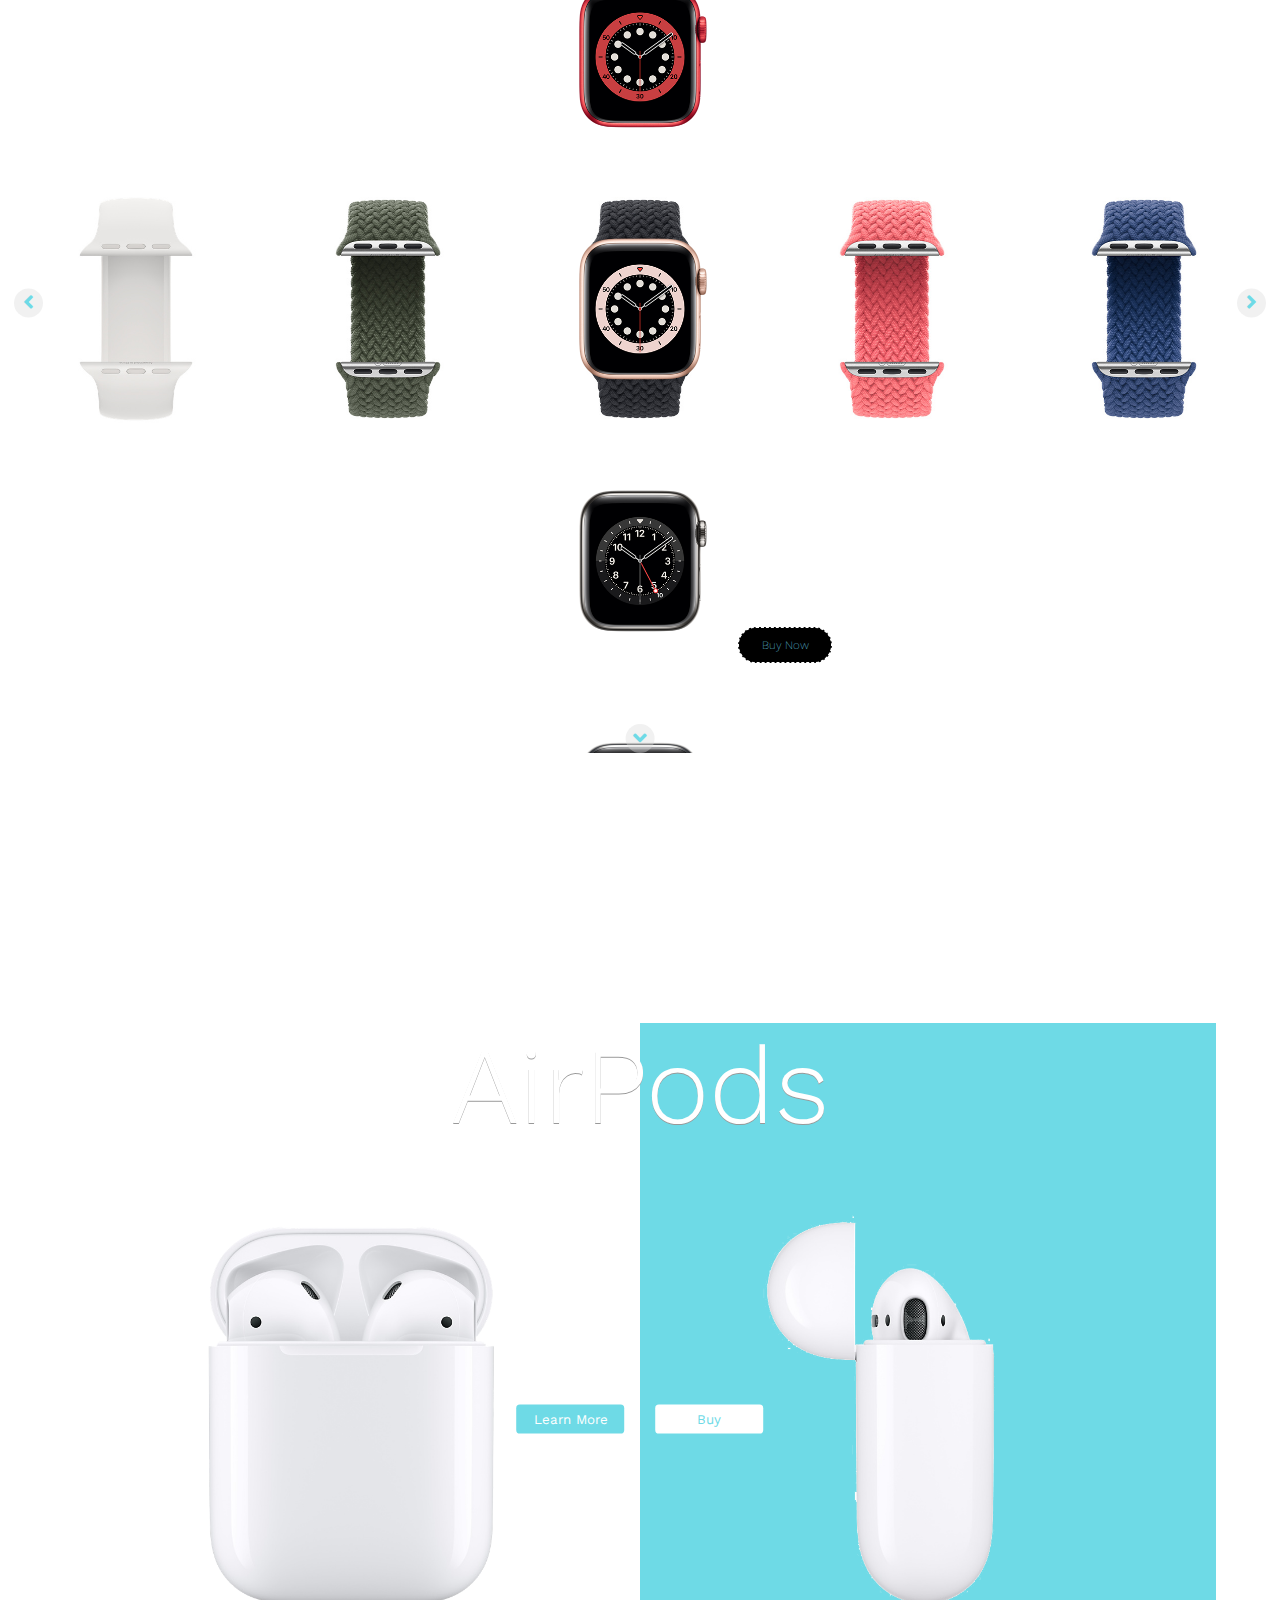
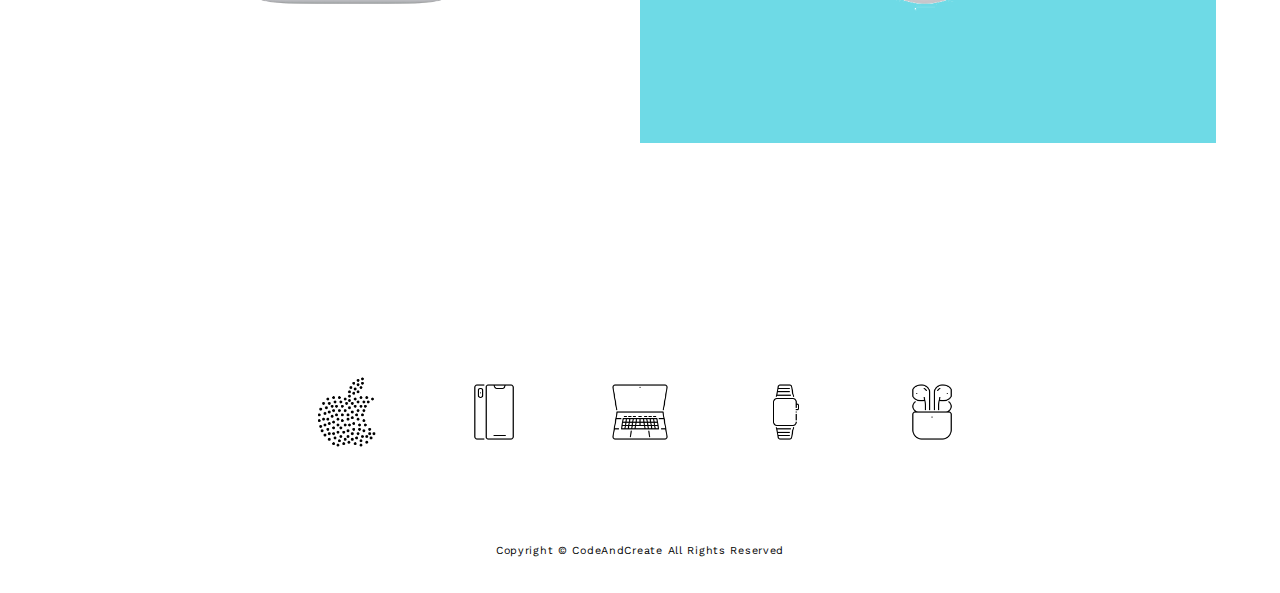
<file: references/Project+8+-+Apple+eCommerce/Final Files/index.html>
<!DOCTYPE html>
<html lang="en">
<head>
    <meta charset="UTF-8">
    <meta name="viewport" content="width=device-width, initial-scale=1.0">
    <title>Apple eCommerce</title>
    <link rel="shortcut icon" href="images/Icons/home-icon.png">
    <link rel="stylesheet" href="style.css">
    <link rel="stylesheet" href="https://cdnjs.cloudflare.com/ajax/libs/font-awesome/5.15.1/css/all.min.css">
</head>
<body>
    <div class="container">
        <!-- Section 1 -->
        <section class="section-1" id="section-1">
            <!-- Logo -->
            <a href="#" class="logo">
                <i class="fab fa-apple"></i>
            </a>
            <!--End of Logo -->

            <!-- Navbar -->
            <nav class="navbar">
                <a href="#section-2" class="navbar-link">iPhone 12</a>
                <a href="#section-3" class="navbar-link">MacBook Air</a>
                <a href="#section-3" class="navbar-link">Watch</a>
                <a href="#section-4" class="navbar-link">AirPods</a>
            </nav>
            <!-- End of Navbar -->

            <!-- Cube -->
            <div class="cube-wrapper">
                <div class="cube">
                    <div class="front-side">
                        <img src="images/iphone.png">
                    </div>
                    <div class="back-side center">
                        <i class="fab fa-apple"></i>
                    </div>
                </div>

                <!-- Controls -->
                <div class="controls">
                    <a href="#" class="top-x-control">
                        <i class="fas fa-arrow-up "></i>
                    </a>
                    <a href="#" class="bottom-x-control">
                        <i class="fas fa-arrow-down "></i>
                    </a>
                    <a href="#" class="left-y-control">
                        <i class="fas fa-arrow-left "></i>
                    </a>
                    <a href="#" class="right-y-control">
                        <i class="fas fa-arrow-right "></i>
                    </a>
                    <a href="#" class="top-z-control">
                        <i class="fas fa-arrow-down "></i>
                    </a>
                    <a href="#" class="bottom-z-control">
                        <i class="fas fa-arrow-up "></i>
                    </a>
                </div>
                <!-- End of Controls -->
            </div>
            <!-- End of Cube -->

            <!-- Banner -->
            <div class="section-1-banner center">
                <h1>&#8592; Best Gift</h1>
                <p>"Creativity is just connecting things."</p>
                <span> - Steve Jobs</span>
                <button type="button">Buy Now</button>
            </div>
            <!-- End of Banner -->

            <!-- Slideshow -->
            <div class="slideshow"></div>
            <!-- End of Slideshow -->
        </section>
        <!-- End of Section 1 -->

        <!-- Section 2 -->
        <section class="section-2" id="section-2">
            <!-- Section 2 Heading -->
            <h1 class="section-2-heading">iPhone 12</h1>
            <!-- End of Section 2 Heading -->

            <!-- Section 2 Images -->
            <div class="iphones">
                <img src="images/iPhones/iphones-1-img.png" class="iphone-img-1">
                <img src="images/iPhones/iphones-2-img.png" class="iphone-img-2">
            </div>
            <!-- End of Section 2 Images -->

            <!-- Section 2 Buttons -->
            <div class="iphone-btns">
                <a href="#" class="iphone-btn center"><span>Learn More</span></a>
                <a href="#" class="iphone-btn center"><span>Shop</span></a>
            </div>
            <!-- End of Section 2 Buttons -->
        </section>
        <!-- End of Section 2 -->

        <!-- Section 3 -->
        <section class="section-3 center" id="section-3">
            <!-- Section 3 Heading -->
            <h1 class="section-3-heading">MacBook Air</h1>
            <!-- End of Section 3 Heading -->

            <!-- Section 3 Content -->
            <div class="section-3-content center">
                <!-- Section 3 Images -->
                <img src="images/MacBook/macbook-screen.png" class="macbook-img-1">
                <img src="images/MacBook/macbook-keyboard.png" class="macbook-img-2">
                <!-- End of Section 3 Images -->

                <!-- Section 3 Loading -->
                <div class="loading-wrapper">
                    <div class="loading center">
                        <i class="fab fa-apple"></i>
                        <div class="progress-bar"></div>
                    </div>
                </div>
                <!-- End of Section 3 Loading -->

                <!-- Section 3 Info -->
                <div class="macbook-info">
                    <h2 class="macbook-info-heading">Light. Speed.</h2>
                    <p class="macbook-price">Starting at $999</p>
                    <button class="macbook-btn">Buy Now</button>
                </div>
                <!-- End of Section 3 Info -->
            </div>
            <!-- End of Section 3 Content -->
        </section>
        <!-- End of Section 3 -->

        <!-- Section 4 -->
        <section class="section-4 center" id="section-4">
            <!-- Section 4 Watches -->
            <div class="watches center">
                <!-- Watch Bands -->
                <div class="watch-bands center">
                    <img src="images/watches/watch-band-1.jpg" class="watch-band-img">
                    <img src="images/watches/watch-band-2.jpg" class="watch-band-img">
                    <img src="images/watches/watch-band-3.jpg" class="watch-band-img">
                    <img src="images/watches/watch-band-4.jpg" class="watch-band-img">
                    <img src="images/watches/watch-band-5.jpg" class="watch-band-img">
                    <img src="images/watches/watch-band-6.jpg" class="watch-band-img">
                    <img src="images/watches/watch-band-7.jpg" class="watch-band-img">
                    <img src="images/watches/watch-band-8.jpg" class="watch-band-img">
                    <img src="images/watches/watch-band-9.jpg" class="watch-band-img">
                </div>
                <!-- End of Watch Bands -->

                <!-- Watch Cases -->
                <div class="watch-cases center">
                    <img src="images/watches/watch-case-1.png" class="watch-case-img">
                    <img src="images/watches/watch-case-2.png" class="watch-case-img">
                    <img src="images/watches/watch-case-3.png" class="watch-case-img">
                    <img src="images/watches/watch-case-4.png" class="watch-case-img">
                    <img src="images/watches/watch-case-5.png" class="watch-case-img">
                    <img src="images/watches/watch-case-6.png" class="watch-case-img">
                    <img src="images/watches/watch-case-7.png" class="watch-case-img">
                    <img src="images/watches/watch-case-8.png" class="watch-case-img">
                    <img src="images/watches/watch-case-9.png" class="watch-case-img">
                </div>
                <!-- End of Watch Cases -->
            </div>
            <!-- End of Section 4 Watches -->

            <!-- Watch Controls -->
            <a href="#" class="watch-control watch-top-control center">
                <i class="fas fa-angle-up"></i>
            </a>
            <a href="#" class="watch-control watch-right-control center">
                <i class="fas fa-angle-right"></i>
            </a>
            <a href="#" class="watch-control watch-bottom-control center">
                <i class="fas fa-angle-down"></i>
            </a>
            <a href="#" class="watch-control watch-left-control center">
                <i class="fas fa-angle-left"></i>
            </a>
            <!-- End of Watch Controls -->

            <!-- Watch Button -->
            <button class="watch-btn">Buy Now</button>
            <!-- End of Watch Button -->
        </section>
        <!-- End of Section 4 -->

        <!-- Section 5 -->
        <section class="section-5 center" id="section-5">
            <!-- Section 5 Content -->
            <div class="airpods">
                <!-- Section 5 Heading -->
                <h1 class="section-5-heading">AirPods</h1>
                <!-- End of Section 5 Heading -->

                <!-- Section 5 Images -->
                <img src="images/AirPods/airpods-1.png" class="airpods-img-1">
                <img src="images/AirPods/airpods-2.png" class="airpods-img-2">
                <!-- End of Section 5 Images -->

                <!-- Section 5 Buttons -->
                <div class="airpods-buttons">
                    <button class="airpods-btn">Learn More</button>
                    <button class="airpods-btn">Buy</button>
                </div>
                <!-- End of Section 5 Buttons -->
            </div>
            <!-- End of Section 5 Content -->
        </section>
        <!-- End of Section 5 -->

        <!-- Section 6 -->
        <section class="section-6 center">
            <div class="section-6-icons">
                <a href="#section-1" class="icon-link">
                    <img src="images/Icons/home-icon.png">
                </a>
                <a href="#section-2" class="icon-link">
                    <img src="images/Icons/iphone-icon.png">
                </a>
                <a href="#section-3" class="icon-link">
                    <img src="images/Icons/macbook-icon.png">
                </a>
                <a href="#section-4" class="icon-link">
                    <img src="images/Icons/watch-icon.png">
                </a>
                <a href="#section-5" class="icon-link">
                    <img src="images/Icons/airpods-icon.png">
                </a>
            </div>
            <p class="copyright">Copyright &copy; CodeAndCreate All Rights Reserved</p>
        </section>
        <!-- End of Section 6 -->
    </div>
    <script src="script.js"></script>
</body>
</html>
</file>
<file: BusinessAgency/style.css>
@import url('https://fonts.googleapis.com/css2?family=Baloo+Da+2:wght@400..800&family=Bellota+Text:ital,wght@0,300;0,400;0,700;1,300;1,400;1,700&family=Monoton&family=Nunito:ital,wght@0,200..1000;1,200..1000&display=swap');
@import url('https://fonts.googleapis.com/css2?family=Baloo+Da+2:wght@400..800&family=Bellota+Text:ital,wght@0,300;0,400;0,700;1,300;1,400;1,700&family=Monoton&family=Nunito:ital,wght@0,200..1000;1,200..1000&family=Oswald:wght@200..700&display=swap');

/* Common Styles */

* {
  margin: 0;
  padding: 0;
  box-sizing: border-box;
  outline: none;
  text-decoration: none;
  list-style-type: none;
  font-family: 'Baloo Da 2', cursive;
}

html {
  font-size: 62.5%;
}

/* End of Common Styles */

/* Navbar */
.navbar {
  background-color: rgba(0,0,0, 0.9);
  padding: 3rem;

  height: 8rem;
  transition: height 0.5s;
  top: -8rem;
  animation: animateNavbar 1s 0.5s forwards;
  
  width: 100%;
  /* height: 100vh; */
  position: fixed;
  /* top: 0; */
  
  z-index: 10;
}

@keyframes animateNavbar {
  0% {
    top: -8rem;
  }
  100% {
    top: 0;
  }
}

.navbar.change {
  height: 100vh;
}

.logo {
  position: absolute;
  top: 1.5rem;
  left: 4rem;
}

.logo a {
  font-family: "MADE Soulmaze", sans-serif;
  font-size: 2.5rem;
  color: #eee;
  letter-spacing: 0.1rem;
}

.logo span {
  font-family: "MADE Soulmaze", sans-serif;
  font-size: 3.5rem;
  font-weight: bold;
  color: #9e0e09;
}

.nav-list {
  opacity: 0;
  /* visibility: hidden; */
  transition: all 0.2s;

  position: absolute;
  top: 25%;
  left: 50%;
  transform: translateX(-50%);
  display: flex;
  flex-direction: column;
  align-items: center;
}

.navbar.change .nav-list {
  opacity: 1;
  /* visibility: visible; */
  transition: all 0.7s 0.5s;
}

.nav-link {
  font-family: "MADE Soulmaze", sans-serif;
  font-size: 4rem;
  letter-spacing: 0.3rem;

  color: #fff;
  transition: color 0.4s;

  margin: 2rem 0;
}

.nav-link:hover {
  color: #9e0e09;
}

/* End of Navbar */

/* Menu */
.menu {
  /* background-color: #eee; */
  cursor: pointer;

  width: 4rem;
  height: 4rem;
  position: fixed;
  z-index: 100;
  top: 2rem;
  right: 4rem;
  display: flex;
  flex-direction: column;
  justify-content: space-evenly;
}

.line {
  transition: transform 0.3s;

  width: 100%;
  height: 0.2rem;
  background-color: #eee;
}

.line-1 {

  width: 50%;
}

.menu.change .line-1 {
  transform: translate(100%, 1rem) rotate(-35deg);
  transform-origin: right;
}

.line-3 {
  
  width: 50%;
  margin-left: auto;
}

.menu.change .line-3 {
  transform: translateY(-1rem) rotate(35deg);
  transform-origin: right;
}

/* End of Menu */

/* Section 1 */
.section-1 {
  background: url(images/dark-bg.jpeg) no-repeat;
  background-size: cover;

  width: 100%;
  height: 100vh;
  position: relative;
}

.banner {
  width: 100%;
  position: absolute;
  top: 20%;
  left: 50%;
  transform: translateX(-50%);
  text-align: center;
}

.banner-heading {
  margin-bottom: 4rem;
  height: 20rem;

  perspective: 50rem;

  /* Originallly set inside .banner-heading span */
  display: flex;
  justify-content: center;
  overflow: hidden;
}

.banner-heading span {
  font-family: 'Oswald', sans-serif;
  font-size: 12rem;
  font-weight: 400;
  text-transform: uppercase;
  color: #fff;
  text-shadow: 0.3rem 0.3rem 0.6rem rgba(0,0,0,0.6);
  
  transform: translateZ(8rem);
  opacity: 0;
  letter-spacing: 3rem;

  position: absolute;
  width: 100%;
}

.heading-1 {
  animation: animateHeading 12s 3s infinite;
}

.heading-2 {
  animation: animateHeading 12s 6s infinite;
}

.heading-3 {
  animation: animateHeading 12s 9s infinite;
}

.heading-4 {
  animation: animateHeading 12s 12s infinite;
}

@keyframes animateHeading {
  0% {
    transform: translateZ(8rem);
    opacity: 0;
    letter-spacing: 3rem;
  }
  3% {
    transform: translateZ(0);
    opacity: 1;
    letter-spacing: 1.5rem;
  }
  25% {
    transform: translateZ(0);
    opacity: 1;
    letter-spacing: 1.5rem;
  }
  28% {
    transform: translateZ(8rem);
    opacity: 0;
    letter-spacing: 3rem;
  }
  100% {
    transform: translateZ(8rem);
    opacity: 0;
    letter-spacing: 3rem;
  }
}

.banner-paragraph {
  font-size: 4rem;
  font-weight: 400;
  text-transform: uppercase;
  color: #fff;
  background-color: rgba(0,0,0,0.5);
  padding: 1rem 0;
  box-shadow: 1rem 1rem 5rem rgba(0,0,0,0.5);

  opacity: 0;
  /* visibility: hidden; */
  animation: fadeAnimation 1s 1.5s forwards;

  width: 30%;
  margin: 0 auto 4rem auto;
}

.banner-btn {
  background: linear-gradient(to right, #9b0e0e, #7a1010);
  color: #fff;
  font-size: 2rem;
  text-transform: uppercase;
  border-radius: 3rem;
  border: 0.1rem solid #800505;
  box-shadow: 1rem 2rem 3rem rgba(0,0,0,0.5);
  text-shadow: 0.6rem 0.3rem 0.2rem rgba(0,0,0,0.4);

  opacity: 0;
  /* visibility: hidden; */
  animation: fadeAnimation 1s 2s forwards;
  overflow: hidden;

  width: 30rem;
  height: 6rem;
  position: relative;
}

.banner-btn::before {
  background: linear-gradient(to right, transparent, #fff, transparent);
  transform: skewX(-30deg);

  transition: left 0.5s;

  content: '';
  width: 100%;
  height: 100%;
  position: absolute;
  top: 0;
  left: -100%;
}

.banner-btn:hover::before {
  left: 100%;
}

@keyframes fadeAnimation {
  0% {
    opacity: 0;
    /* visibility: hidden; */
  }
  100% {
    opacity: 1;
    /* visibility: visible; */
  }
}

/* End of Section 1 */

/* Section 2 */
.section-2 {
  padding: 0 10rem;
  background-color: #222020;

  width: 100%;
  height: 100vh;
  display: flex;
  align-items: center;
  position: relative;
}

.section-heading {
  font-family: 'Oswald', sans-serif;
  font-size: 10rem;
  font-weight: 300;
  color: #ddd;
  margin-right: 4rem;
}

.section-heading-line {
  background-color: #ddd;

  width: 15rem;
  height: 0.2rem;

}

.video-wrapper {
  overflow: hidden;

  width: 100rem;
  height: 50rem;
  position: absolute;
  top: 5rem;
  right: 15rem;
  box-shadow: 3rem 3rem 3rem rgba(0,0,0,0.7);
}

.video {
  opacity: 0.3;
  transition: opacity 0.3s; /* controlled in script.js */

  width: 100%;
  height: 100%;
  object-fit: cover;
}

.controls {
  background-color: rgba(0,0,0,0.7);

  transform: translateY(calc(100% - 0.4rem));
  transition: transform 0.4s;

  width: 100%;
  position: absolute;
  bottom: 0;
}

.video-wrapper:hover .controls{
  transform: translateY(0);
}

.video-bar-wrapper {
  background-color: #000;

  width: 100%;
  height: 0.7rem;
  top: 0;
  left: 0;
  position: absolute;
}

.video-bar {
  background-color: #d30819;

  width: 0;
  transition: width 0.3s linear; /* controlled in script.js */

  height: 100%;
}

.buttons {
  padding: 2rem 1rem 1rem 1rem;
}

.buttons button {
  background: none;
  border: none;
  cursor: pointer;
}

.buttons i {
  font-size: 2.8rem;
  color: #fff;
}

.section-2-paragraph {
  font-size: 2rem;
  color: #ddd;
  border-top: 0.3rem double #aaa;
  border-bottom: 0.3rem double #aaa;
  padding: 2rem;
  text-align: justify;
  text-shadow: 1rem 1rem 2rem rgba(0,0,0,0.7);
  line-height: 1.5;

  width: 100rem;
  position: absolute;
  bottom: 8rem;
  right: 15rem;
  display: flex;
  flex-direction: column;
  justify-content: center;
  align-items: center;
}

.fa-quote-left {
  align-self: flex-start;
  font-size: 5rem;
  margin-bottom: 2rem;
}

.fa-quote-right {
  align-self: flex-end;
  font-size: 5rem;
  margin-top: 2rem;
}

/* End of Section 2 */
</file>
<file: CreativeDesign/style.css>
/* Common Styles */
@import url('https://fonts.googleapis.com/css2?family=Monoton&family=Nunito:ital,wght@0,200..1000;1,200..1000&display=swap');
@import url('https://fonts.googleapis.com/css2?family=Bellota+Text:ital,wght@0,300;0,400;0,700;1,300;1,400;1,700&family=Monoton&family=Nunito:ital,wght@0,200..1000;1,200..1000&display=swap');

* {
  margin: 0;
  padding: 0;
  box-sizing: border-box;
  text-decoration: none;
  list-style-type: none;
  outline: none;
  font-family: 'Bellota Text', cursive;
  font-weight: 400;
}

html {
  font-size: 62.5%;
  scroll-behavior: smooth;
}

.container {
  width: 100%;
  overflow-x: hidden;
}

.section-heading {
  font-size: 10rem;
  font-weight: bold;
  text-transform: uppercase;
  color: #999;
  opacity: 0.1;
  text-shadow: 2rem 2rem 4rem #aaa;

  text-align: center;
}

/* End of Common Styles */

/* Section 1 */
.section-1 {
  width: 100%;
  height: 100vh;
  background-color: #fff;

  position: relative;
}

.floating-bg {
  width: 150vw;
  height: 150vw;
  background-color: rgba(50,231,255, 0.8);
  border-radius: 45%;

  animation: rotate 30s infinite;

  position: absolute;
  top: -125vw;
  left: calc(50% - 75vw);
}

.floating-bg::before {
  content: '';
  width: 100%;
  height: 100%;
  background-color: rgba(50,231,255,0.1);
  border-radius: 40%;

  animation: rotate 30s infinite;

  position: absolute;
  top: 0;
  left: 0;
}

@keyframes rotate {
  0% {
    transform: rotate(0);
  }
  100% {
    transform: rotate(360deg);
  }
}

.navbar {
  position: relative;
  z-index: 20;
  top: 4rem;
  display: flex;
  justify-content: space-evenly;
}

.navbar-link {
  font-size: 2.2rem;
  font-weight: 700;
  letter-spacing: 0.2rem;
  color: #fff;
  word-wrap: break-word;
  text-align: center;

  width: 1.5rem;
  transition: all 0.5s;
}

.navbar-link:hover {
  width: 15rem;
  background-color: rgba(255,255,255,0.2);
  transition: all 2.5s;
}

.section-1-heading {
  font-size: 8rem;
  font-family: 'Monoton', cursive;
  text-shadow: 0.3rem 0.3rem 0.3rem #888;
  color: #fff;
  background-color: #fff;
  width: 85rem;
  text-align: center;
  padding: 0.8rem 1.6rem;
  border-radius: 0.8rem;
  opacity: 0.9;

  position: absolute;
  top: 18vw;
  left: 50%;
  transform: translateX(-50%);
}

.logo {
  position: absolute;
  top: 70%;
  left: 50%;
  transform: translateX(-50%);
}

.logo i {
  font-size: 15rem;
  color: rgba(50, 231, 255, 0.8);
  text-shadow: 0.1rem 0.1rem 0.2rem #ddd, -0.1rem -0.1rem 0.2rem #ddd;
}

/* End of Section 1 */

/* Section 2 */
.section-2 {
  width: 100%;
  height: 100vh;

  display: flex;
  flex-direction: column;
  justify-content: space-around;
}

.customers-wrapper {
  height: 70%; /* define height for flex-end and flex-start to work */

  display: flex;
  justify-content: space-evenly;
  align-items: center;
}

.customer {
  width: 35rem;
  height: 50rem;
  background-color: #eee;
  border-radius: 0.5rem;
  padding: 2rem;
  
  box-shadow: 1rem 1rem 2rem #ddd, -1rem -1rem 2rem #eee;
  transition: box-shadow 0.5s;

  display: flex;
  flex-direction: column;
  align-items: center;
}

.customer:hover {
  box-shadow: 2rem 2rem 3rem #ddd, -2rem -2rem 3rem #eee;
}

.customer:first-child {
  align-self: flex-end;
}

.customer:last-child {
  align-self: flex-start;
}

.fa-quote-left {
  font-size: 4rem;
  color: #f08e0f;
}

.customer-text {
  font-size: 1.8rem;
  margin: 2.5rem 0;
  text-align: justify;
}

.customer-text::first-letter {
  margin-left: 1rem;
}

.customer-rating i {
  font-size: 2rem;
  color: #f08e0f;
}

.customer-img {
  width: 10rem;
  height: 10rem;
  object-fit: cover;
  margin: 2rem 0;
  border-radius: 50%;
}

.customer-name {
  font-size: 2rem;
  font-weight: 700;
}

/* End of Section 2 */

/* Section 3 */
.section-3 {
  padding: 5rem 0;

  width: 100%;
  height: 100vh;
  display: flex;
  flex-direction: column;
  justify-content: space-between;
}

.team-wrapper {
  display: flex;
  justify-content: space-evenly;
  align-items: center;
  height: 70%;
}

.team-member {
  width: 35rem;
  background-color: #fffeee;
  padding: 1rem 1rem 2rem 1rem;
  box-shadow: 1rem 1rem 2rem #ddd, -1rem -1rem 2rem #eee;

  transition: opacity 0.5s;
  opacity: 0.7;

  position: relative;
}

.team-member:hover {
  opacity: 1;
}

.team-member:first-child {
  align-self: flex-start;
}

.team-member:last-child {
  align-self: flex-end;
}

.team-member-img {
  width: 100%;
  border-radius: 0.5rem;
}

.team-member-name {
  font-size: 2.3rem;
  font-weight: 700;
  color: #796717;
  margin-top: 2rem;
}

.team-member-name span {
  font-size: 1.7rem;
}

.team-member-skills {
  display: flex;
  justify-content: space-between;
  margin: 1rem 0 2rem 0;
}

.team-member-skills li {
  font-size: 1.5rem;
  color: #505050;
}

.projects-btn {
  background-color: #fab34a;
  color: #fff;
  padding: 0.5rem 1.5rem;
  border-radius: 5rem;
  font-size: 1.5rem;
  letter-spacing: 0.2rem;
}

.story {
  background-color: rgba(253, 69, 69, 0.9);
  padding: 2rem;
  
  border-radius: 50rem 0 50rem 50rem;
  transform: scale(0);
  transform-origin: top right;
  transition: all 0.5s;

  position: absolute;
  top: 0;
  left: 0;
  width: 100%;
  height: 100%; /* for this to work, parent must have a defined height */
  display: flex;
  flex-direction: column;
  justify-content: center;
  align-items: center;
}

.story.change {
  transform: scale(1);
  border-radius: 0;
}

.story-btn {
  width: 4rem;
  height: 4rem;
  background-color: #222;
  border-radius: 5rem;
  padding: 0.5rem;
  cursor: pointer;

  transition: transform 0.5s;

  position: absolute;
  top: -1rem;
  right: -1rem;
  display: flex;
  align-items: center;
  z-index: 50;
}

.story-btn.change {
  transform: rotate(405deg);
}

.story-btn-line {
  width: 100%;
  height: 0.1rem;
  background-color: #fff;
}

.story-heading {
  font-size: 4rem;
  font-weight: 700;
  color: #fff;
  margin-bottom: 2rem;
}

.story-paragraph {
  font-size: 1.8rem;
  color: #eee;
  text-align: justify;
  letter-spacing: 0.1rem;
  text-indent: 2rem;
}

/* End of Section 3 */

/* Section 4 */
.section-4 {
  width: 100%;
  height: 130vh;
  display: flex;
  flex-direction: column;
  justify-content: space-around;
  align-items: center;
}

.form-container {
  background-color: #e5e9ff;
  box-shadow: 0.3rem 0.3rem 0.4rem #ccc, -0.1rem -0.1rem 0.4rem #ccc;
  border-radius: 0.5rem;
  /* tells how far the user is from the component */
  /* so any 3D transforms on its children will appear to have depth, as if viewed from 100 rem units away. */
  perspective: 100rem; 

  width: 80%;
  height: 40%;
  display: flex;
  align-items: center;
  justify-content: space-evenly;
  
}

.form-img {
  width: 55rem;
  background-color: rgba(50, 231, 255, 0.8);
  padding: 5rem;
  opacity: 0.8;
  border-radius: 0.5rem;

  box-shadow: -3rem 3rem 4rem #aaa;
  transform: rotateY(20deg);
  transition: all 0.5s;
}

.form-img:hover {
  transform: translateY(-2rem) translateX(2rem);
  box-shadow: -5rem 5rem 7rem #aaa;
  width: 60rem;
}

.contact-form {
  background-color: #fff;
  padding: 3rem;
  border-radius: 0.5rem;
  
  box-shadow: 3rem 3rem 4rem #aaa;
  transform: rotateY(-20deg);
  transition: all 0.5s;

  width: 45rem;
  display: flex;
  flex-direction: column;
}

.contact-form:hover {
  transform: translateY(-2rem) translateX(2rem);
  box-shadow: 5rem 5rem 7rem #aaa;
  width: 50rem;
}

.contact-form input,
.contact-form textarea {
  margin: 1rem;
  padding: 1rem;
  font-size: 1.3rem;
  letter-spacing: 0.1rem;
  border: none;
  border-radius: 2rem;
  box-shadow: inset 0.1rem 0.1rem 0.2rem #ddd, inset -0.1rem -0.1rem 0.2rem #ddd;
}

.contact-form textarea {
  max-height: 15rem;
  min-height: 10rem;
  max-width: 100%;
  min-width: 70%;
}

.contact-form input[type="submit"] {
  color: #fff;
  font-weight: bolder;
  letter-spacing: 0.5rem;
  cursor: pointer;

  background-color: rgba(50, 231, 255, 0.8);
  transition: background-color 0.5s;
}

.contact-form input[type="submit"]:hover {
  background-color: #32e7ff;
}

.copyright {
  font-size: 2rem;
  letter-spacing: 0.2rem;
  color: #444;
  margin-top: 5rem;
}

/* End of Section 4 */

.scroll-up-btn {
  width: 5rem;
  height: 5rem;
  
  border-radius: 50%;
  font-size: 1.6rem;
  color: #fff;

  background-color: rgba(50, 231, 255, 0.8);
  transition: background-color 0.5s;

  position: fixed;
  bottom: 5rem;
  right: 5rem;
  display: flex;
  justify-content: center;
  align-items: center;
}

.scroll-up-btn:hover {
  background-color: #32e7ff;
}

/* Responsive */
@media (max-width: 1400px) {
  .floating-bg {
    top: -120vw;
  }

  .section-1-heading {
    font-size: 6rem;
    top: 25vw;
    width: 70rem;
  }

  .navbar-link {
    font-size: 2rem;
  }

  .logo {
    top: 75%;
  }

  .logo i {
    font-size: 10rem;
  }

  .section-heading {
    font-size: 8rem;
    margin-bottom: 10rem;
  }

  .section-2 {
    height: auto;
  }

  .customers-wrapper {
    flex-wrap: wrap;
  }

  .customer {
    margin: 5rem 10rem;
  }

  .section-3 {
    height: auto;
  }

  .team-wrapper {
    flex-wrap: wrap;
  }

  .team-member {
    margin: 5rem 10rem;
  }

  .form-container {
    height: 60%;
  }

  .form-img {
    display: none;
  }

  .contact-form {
    transform: translateY(0);
  }

  .contact-form:hover {
    transform: translateY(-1rem);
    box-shadow: 5rem 5rem 7rem #aaa;
    width: 45rem;
  }

  .copyright {
    margin: 5rem 0 4rem 0;
  }
}

@media (max-width:1150px) {
  .floating-bg {
    top: -110vw;
  }

  .section-1-heading {
    font-size: 5rem;
    top: 30vw;
    width: 60rem;
  }

  .logo i {
    font-size: 9rem;
  }
}

@media (max-width: 950px) {
  .floating-bg {
    top: -100vw;
  }

  .section-1-heading {
    top: 40vw;
  }

  .navbar {
    justify-content: space-around;
  }
}

@media (max-width: 750px) {
  html {
    font-size: 50%;
  }

  .floating-bg {
    top: -90vw;
  }

  .section-1-heading {
    top: 48vw;
  }

  .section-heading {
    margin-bottom: 5rem;
  }
}

@media (max-width: 550px) {
  html {
    font-size: 45%;
  }

  .floating-bg {
    top: -70vw;
  }

  .section-1-heading {
    top: 65vw;
    width: 42rem;
    font-size: 3.5rem;
  }

  .section-heading {
    font-size: 6rem;
  }

  .customer {
    margin: 5rem 0;
  }

  .team-member {
    margin: 5rem 0;
  }

  .section-4 {
    height: auto;
  }

  .form-container {
    background-color: transparent;
    box-shadow: none;
  }

  .contact-form {
    box-shadow: 1rem 1rem 2rem #aaa;
  }

  .contact-form:hover {
    box-shadow: 2rem 2rem 3rem #aaa;
  }

  .copyright {
    font-size: 1.8rem;
    margin: 5rem;
    text-align: center;
  }

  .scroll-up-btn {
    bottom: 2rem;
    right: 2rem;
  }
}

/* End of Responsive */
</file>
<file: references/Project+2+-+Creative+Design/Final Files/style.css>
/* Common Styles */
@import url("https://fonts.googleapis.com/css2?family=Bellota+Text:wght@300;400;700&family=Monoton&display=swap");

* {
  margin: 0;
  padding: 0;
  box-sizing: border-box;
  text-decoration: none;
  list-style-type: none;
  outline: none;
  font-family: "Bellota Text", cursive;
  font-weight: 400;
}

html {
  font-size: 62.5%;
  scroll-behavior: smooth;
}

.container {
  width: 100%;
  overflow-x: hidden;
}

.section-heading {
  font-size: 10rem;
  font-weight: bold;
  text-transform: uppercase;
  color: #999;
  text-align: center;
  opacity: 0.1;
  text-shadow: 2rem 2rem 4rem #aaa;
}
/* End of Common Styles */

/* Section 1 */
.section-1 {
  width: 100%;
  height: 100vh;
  background-color: #fff;
  position: relative;
}

.floating-bg {
  width: 150vw;
  height: 150vw;
  background-color: rgba(50, 231, 255, 0.8);
  position: absolute;
  top: -125vw;
  left: calc(50% - 75vw);
  border-radius: 45%;
  animation: rotate 30s infinite;
}

.floating-bg::before {
  content: "";
  width: 100%;
  height: 100%;
  background-color: rgba(50, 231, 255, 0.1);
  position: absolute;
  top: 0;
  left: 0;
  border-radius: 40%;
  animation: rotate 30s infinite;
}

@keyframes rotate {
  0% {
    transform: rotate(0);
  }

  100% {
    transform: rotate(360deg);
  }
}

.navbar {
  position: relative;
  z-index: 20;
  top: 4rem;
  display: flex;
  justify-content: space-evenly;
}

.navbar-link {
  font-size: 2.2rem;
  font-weight: 700;
  letter-spacing: 0.2rem;
  color: #fff;
  width: 1.5rem;
  word-wrap: break-word;
  text-align: center;
  transition: all 0.5s;
}

.navbar-link:hover {
  width: 15rem;
  background-color: rgba(255, 255, 255, 0.2);
  transition: all 2.5s;
}

.section-1-heading {
  font-size: 8rem;
  font-family: "Monoton", cursive;
  position: absolute;
  top: 18vw;
  left: 50%;
  transform: translateX(-50%);
  text-shadow: 0.3rem 0.3rem 0.3rem #888;
  color: #fff;
  background-color: #fff;
  width: 85rem;
  text-align: center;
  padding: 0.8rem 1.6rem;
  border-radius: 0.8rem;
  opacity: 0.9;
}

.logo {
  position: absolute;
  top: 70%;
  left: 50%;
  transform: translateX(-50%);
}

.logo i {
  font-size: 15rem;
  color: rgba(50, 231, 255, 0.8);
  text-shadow: 0.1rem 0.1rem 0.2rem #ddd, -0.1rem -0.1rem 0.2rem #ddd;
}
/* End of Section 1 */

/* Section 2 */
.section-2 {
  width: 100%;
  height: 100vh;
  display: flex;
  flex-direction: column;
  justify-content: space-around;
}

.customers-wrapper {
  display: flex;
  justify-content: space-evenly;
  align-items: center;
  height: 70%;
}

.customer {
  width: 35rem;
  height: 50rem;
  background-color: #eee;
  display: flex;
  flex-direction: column;
  align-items: center;
  border-radius: 0.5rem;
  padding: 2rem;
  box-shadow: 1rem 1rem 2rem #ddd, -1rem -1rem 2rem #eee;
  transition: box-shadow 0.5s;
}

.customer:hover {
  box-shadow: 2rem 2rem 3rem #ddd, -2rem -2rem 3rem #eee;
}

.customer:first-child {
  align-self: flex-end;
}

.customer:last-child {
  align-self: flex-start;
}

.fa-quote-left {
  font-size: 4rem;
  color: #f08e0f;
}

.customer-text {
  font-size: 1.8rem;
  margin: 2.5rem 0;
  text-align: justify;
}

.customer-text::first-letter {
  margin-left: 1rem;
}

.customer-rating i {
  font-size: 2rem;
  color: #f08e0f;
}

.customer-img {
  width: 10rem;
  height: 10rem;
  object-fit: cover;
  margin: 2rem 0;
  border-radius: 50%;
}

.customer-name {
  font-size: 2rem;
  font-weight: 700;
}
/* End of Section 2 */

/* Section 3 */
.section-3 {
  width: 100%;
  height: 100vh;
  display: flex;
  flex-direction: column;
  justify-content: space-between;
  padding: 5rem 0;
}

.team-wrapper {
  display: flex;
  justify-content: space-evenly;
  align-items: center;
  height: 70%;
}

.team-member {
  width: 35rem;
  background-color: #fffeee;
  padding: 1rem 1rem 2rem 1rem;
  box-shadow: 1rem 1rem 2rem #ddd, -1rem -1rem 2rem #eee;
  position: relative;
  opacity: 0.7;
  transition: opacity 0.5s;
}

.team-member:hover {
  opacity: 1;
}

.team-member:first-child {
  align-self: flex-start;
}

.team-member:last-child {
  align-self: flex-end;
}

.team-member-img {
  width: 100%;
  border-radius: 0.5rem;
}

.team-member-name {
  font-size: 2.3rem;
  font-weight: 700;
  color: #796717;
  margin-top: 2rem;
}

.team-member-name span {
  font-size: 1.7rem;
}

.team-member-skills {
  display: flex;
  justify-content: space-between;
  margin: 1rem 0 2rem 0;
}

.team-member-skills li {
  font-size: 1.5rem;
  color: #505050;
}

.projects-btn {
  background-color: #fab34a;
  color: #fff;
  padding: 0.5rem 1.5rem;
  border-radius: 5rem;
  font-size: 1.5rem;
  letter-spacing: 0.2rem;
}

.story-btn {
  width: 4rem;
  height: 4rem;
  background-color: #222;
  position: absolute;
  top: -1rem;
  right: -1rem;
  border-radius: 5rem;
  display: flex;
  align-items: center;
  padding: 0.5rem;
  cursor: pointer;
  z-index: 50;
  transition: transform 0.5s;
}

.change.story-btn {
  transform: rotate(405deg);
}

.story-btn-line {
  width: 100%;
  height: 0.1rem;
  background-color: #fff;
}

.story {
  width: 100%;
  height: 100%;
  background-color: rgba(253, 69, 69, 0.9);
  position: absolute;
  top: 0;
  left: 0;
  display: flex;
  flex-direction: column;
  justify-content: center;
  align-items: center;
  padding: 2rem;
  transform: scale(0);
  transform-origin: top right;
  border-radius: 50rem 0 50rem 50rem;
  transition: all 0.5s;
}

.change.story {
  transform: scale(1);
  border-radius: 0;
}

.story-heading {
  font-size: 4rem;
  font-weight: 700;
  color: #fff;
  margin-bottom: 2rem;
}

.story-paragraph {
  font-size: 1.8rem;
  color: #eee;
  text-align: justify;
  letter-spacing: 0.1rem;
  text-indent: 2rem;
}
/* End of Section 3 */

/* Section 4 */
.section-4 {
  width: 100%;
  height: 130vh;
  display: flex;
  flex-direction: column;
  justify-content: space-around;
  align-items: center;
}

.form-container {
  width: 80%;
  height: 40%;
  background-color: #e5e9ff;
  display: flex;
  align-items: center;
  justify-content: space-evenly;
  box-shadow: 0.3rem 0.3rem 0.4rem #ccc, -0.1rem -0.1rem 0.4rem #ccc;
  border-radius: 0.5rem;
  perspective: 100rem;
}

.form-img {
  width: 55rem;
  background-color: rgba(50, 231, 255, 0.8);
  padding: 5rem;
  opacity: 0.8;
  box-shadow: -3rem 3rem 4rem #aaa;
  border-radius: 0.5rem;
  transform: rotateY(20deg);
  transition: all 0.5s;
}

.form-img:hover {
  transform: translateY(-2rem) rotateY(20deg);
  box-shadow: -5rem 5rem 7rem #aaa;
}

.contact-form {
  width: 45rem;
  background-color: #fff;
  display: flex;
  flex-direction: column;
  padding: 3rem;
  border-radius: 0.5rem;
  box-shadow: 3rem 3rem 4rem #aaa;
  transform: rotateY(-20deg);
  transition: all 0.5s;
}

.contact-form:hover {
  transform: translateY(-2rem) rotateY(-20deg);
  box-shadow: 5rem 5rem 7rem #aaa;
}

.contact-form input,
.contact-form textarea {
  margin: 1rem;
  padding: 1rem;
  font-size: 1.3rem;
  letter-spacing: 0.1rem;
  border: none;
  border-radius: 2rem;
  box-shadow: inset 0.1rem 0.1rem 0.2rem #ddd, inset -0.1rem -0.1rem 0.2rem #ddd;
}

.contact-form textarea {
  max-height: 15rem;
  min-height: 10rem;
  max-width: 100%;
  min-width: 70%;
}

.contact-form input[type="submit"] {
  background-color: rgba(50, 231, 255, 0.8);
  color: #fff;
  font-weight: bolder;
  letter-spacing: 0.5rem;
  cursor: pointer;
  transition: background-color 0.5s;
}

.contact-form input[type="submit"]:hover {
  background-color: #32e7ff;
}

.copyright {
  font-size: 2rem;
  letter-spacing: 0.2rem;
  color: #444;
  margin-top: 5rem;
}
/* End of Section 4 */

.scroll-up-btn {
  width: 5rem;
  height: 5rem;
  background-color: rgba(50, 231, 255, 0.8);
  position: fixed;
  bottom: 5rem;
  right: 5rem;
  border-radius: 50%;
  font-size: 1.6rem;
  color: #fff;
  display: flex;
  justify-content: center;
  align-items: center;
  transition: background-color 0.5s;
}

.scroll-up-btn:hover {
  background-color: #32e7ff;
}

/* Responsive */
@media (max-width: 1400px) {
  .floating-bg {
    top: -120vw;
  }

  .section-1-heading {
    font-size: 6rem;
    top: 25vw;
    width: 70rem;
  }

  .navbar-link {
    font-size: 2rem;
  }

  .logo {
    top: 75%;
  }

  .logo i {
    font-size: 10rem;
  }

  .section-heading {
    font-size: 8rem;
    margin-bottom: 10rem;
  }

  .section-2 {
    height: auto;
  }

  .customers-wrapper {
    flex-wrap: wrap;
  }

  .customer {
    margin: 5rem 10rem;
  }

  .section-3 {
    height: auto;
  }

  .team-wrapper {
    flex-wrap: wrap;
  }

  .team-member {
    margin: 5rem 10rem;
  }

  .form-container {
    height: 60%;
  }

  .form-img {
    display: none;
  }

  .contact-form {
    transform: translateY(0);
  }

  .contact-form:hover {
    transform: translateY(-1rem);
  }

  .copyright {
    margin: 5rem 0 4rem 0;
  }
}

@media (max-width: 1150px) {
  .floating-bg {
    top: -110vw;
  }

  .section-1-heading {
    font-size: 5rem;
    top: 30vw;
    width: 60rem;
  }

  .logo i {
    font-size: 9rem;
  }
}

@media (max-width: 950px) {
  .floating-bg {
    top: -100vw;
  }

  .section-1-heading {
    top: 40vw;
  }

  .navbar {
    justify-content: space-around;
  }
}

@media (max-width: 750px) {
  html {
    font-size: 50%;
  }

  .floating-bg {
    top: -90vw;
  }

  .section-1-heading {
    top: 48vw;
  }

  .section-heading {
    margin-bottom: 5rem;
  }
}

@media (max-width: 550px) {
  html {
    font-size: 45%;
  }

  .floating-bg {
    top: -70vw;
  }

  .section-1-heading {
    top: 65vw;
    width: 42rem;
    font-size: 3.5rem;
  }

  .section-heading {
    font-size: 6rem;
  }

  .customer {
    margin: 5rem 0;
  }

  .team-member {
    margin: 5rem 0;
  }

  .section-4 {
    height: auto;
  }

  .form-container {
    background-color: transparent;
    box-shadow: none;
  }

  .contact-form {
    box-shadow: 1rem 1rem 2rem #aaa;
  }

  .contact-form:hover {
    box-shadow: 2rem 2rem 3rem #aaa;
  }

  .copyright {
    font-size: 1.8rem;
    margin: 5rem;
    text-align: center;
  }

  .scroll-up-btn {
    bottom: 2rem;
    right: 2rem;
  }
}
/* End of Responsive */
</file>
<file: references/Project+8+-+Apple+eCommerce/Final Files/style.css>
@import url("https://fonts.googleapis.com/css2?family=Work+Sans:wght@100;200;300;400;500;600;700;800;900&display=swap");

/* Common Styles */
* {
  margin: 0;
  padding: 0;
  box-sizing: border-box;
  list-style-type: none;
  outline: none;
  text-decoration: none;
  font-family: "Work Sans", sans-serif;
}

html {
  font-size: 62.5%;
  scroll-behavior: smooth;
}

:root {
  --primary-color: #6edae6;
  --white-color: #fff;
  --black-color: #000;
}

.center {
  display: flex;
  justify-content: center;
  align-items: center;
}
/* End of Common Styles */

/* Section 1 */
.section-1 {
  width: 100%;
  height: 100vh;
  background-color: var(--primary-color);
  display: flex;
  align-items: center;
  justify-content: space-evenly;
  clip-path: polygon(100% 0, 100% 95%, 38% 100%, 0 100%, 0 0);
  position: relative;
}

/* Logo */
.logo {
  position: absolute;
  top: 3rem;
  left: 3rem;
}

.logo i {
  font-size: 10rem;
  color: rgba(0, 0, 0, 0.8);
}
/* End of Logo */

/* Navbar */
.navbar {
  position: absolute;
  top: 3rem;
  right: 10%;
}

.navbar-link {
  font-size: 2rem;
  display: inline-block;
  margin: 0 3rem;
  color: var(--black-color);
  transition: transform 0.5s;
}

.navbar-link:hover {
  transform: scale(1.5);
}
/* End of Navbar */

/* Cube */
.cube-wrapper {
  perspective: 100rem;
}

.cube {
  width: 30rem;
  height: 55rem;
  transform-style: preserve-3d;
  transform: rotateX(0) rotateY(20deg) rotateZ(0);
  position: relative;
  top: -2rem;
  transition: transform 0.5s;
}

.front-side,
.back-side {
  width: 100%;
  height: 100%;
  background-color: #fee;
  position: absolute;
  transform-style: preserve-3d;
  box-shadow: inset 0.1rem 0.1rem 0.1rem #ddd, inset -0.1rem -0.1rem 0.1rem #ddd;
}

.front-side {
  padding: 2.5rem;
  transform: translateZ(5rem);
}

.front-side::before,
.front-side::after {
  content: "";
  width: 100%;
  height: 10rem;
  background-color: #fee;
  position: absolute;
  box-shadow: inset 0.1rem 0.1rem 0.1rem #ddd, inset -0.1rem -0.1rem 0.1rem #ddd;
}

.front-side::before {
  top: 0;
  left: 0;
  transform: rotateX(-90deg);
  transform-origin: top;
}

.front-side::after {
  bottom: 0;
  left: 0;
  transform: rotateX(90deg);
  transform-origin: bottom;
}

.front-side img {
  width: 100%;
  height: 100%;
  object-fit: contain;
}

.back-side {
  transform: translateZ(-5rem);
}

.back-side::before,
.back-side::after {
  content: "iPhone";
  width: 10rem;
  height: 100%;
  background-color: #fee;
  position: absolute;
  display: flex;
  justify-content: center;
  align-items: center;
  font-size: 2rem;
  font-weight: 300;
  color: #ec1919;
  box-shadow: inset 0.1rem 0.1rem 0.1rem #ddd, inset -0.1rem -0.1rem 0.1rem #ddd;
}

.back-side::before {
  top: 0;
  left: 0;
  transform: rotateY(-90deg);
  transform-origin: left;
}

.back-side::after {
  top: 0;
  right: 0;
  transform: rotateY(90deg);
  transform-origin: right;
}

.back-side i {
  font-size: 12rem;
  color: var(--primary-color);
  text-shadow: 0.1rem 0.1rem 0.2rem #aaa, -0.1rem -0.1rem 0.2rem #aaa;
  transform: rotateY(180deg);
}

/* Controls */
.controls {
  position: absolute;
  bottom: -15rem;
  left: 50%;
  transform: translateX(-50%);
  width: 10rem;
  height: 10rem;
  background-color: rgba(0, 0, 0, 0.9);
  border-radius: 50%;
  border: 1rem solid rgba(0, 0, 0, 0.8);
}

.controls a {
  position: absolute;
}

.controls a:nth-child(1) {
  top: 0;
  left: 50%;
  transform: translateX(-50%);
}

.controls a:nth-child(2) {
  bottom: 0;
  left: 50%;
  transform: translateX(-50%);
}

.controls a:nth-child(3) {
  top: 50%;
  left: 0;
  transform: translateY(-50%);
}

.controls a:nth-child(4) {
  top: 50%;
  right: 0;
  transform: translateY(-50%);
}

.controls a:nth-child(5) {
  top: 10%;
  right: 10%;
  transform: rotate(45deg);
}

.controls a:nth-child(6) {
  bottom: 10%;
  left: 10%;
  transform: rotate(45deg);
}

.controls i {
  font-size: 1.5rem;
  color: var(--primary-color);
  opacity: 0.5;
  transition: opacity 0.5s;
}

.controls a:hover i {
  opacity: 1;
}
/* End of Controls */
/* End of Cube */

/* Banner */
.section-1-banner {
  flex-direction: column;
}

.section-1-banner h1 {
  font-size: 13rem;
  font-weight: 300;
  text-transform: uppercase;
  letter-spacing: 0.5rem;
}

.section-1-banner p {
  font-size: 4rem;
  font-weight: 400;
  letter-spacing: 0.1rem;
  margin: 6rem 0 4rem 0;
}

.section-1-banner span {
  font-size: 3rem;
  margin-bottom: 5rem;
}

.section-1-banner button {
  padding: 2rem 4rem;
  font-size: 2rem;
  background-color: var(--black-color);
  color: var(--primary-color);
  font-weight: 400;
  letter-spacing: 0.1rem;
  border: none;
  border-radius: 0.5rem;
  cursor: pointer;
  clip-path: polygon(
    50% 0%,
    81% 5%,
    100% 0,
    100% 100%,
    80% 95%,
    50% 100%,
    20% 95%,
    0 100%,
    0 0,
    23% 5%
  );
  transition: clip-path 0.5s;
}

.section-1-banner button:hover {
  clip-path: polygon(
    40% 15%,
    77% 15%,
    100% 10%,
    100% 90%,
    75% 85%,
    40% 85%,
    30% 100%,
    0 50%,
    0 50%,
    30% 0
  );
}
/* End of Banner */

/* Slideshow */
.slideshow {
  width: 100%;
  height: 100%;
  position: absolute;
  top: 0;
  left: 0;
  z-index: -1;
}

.slideshow div {
  width: 100%;
  height: 100%;
  position: absolute;
  background-size: cover;
  background-position: center;
  background-repeat: no-repeat;
  opacity: 0;
  transition: opacity 5s;
}

.slideshow div.change {
  opacity: 1;
}
/* End of Slideshow */
/* End of Section 1 */

/* Section 2 */
.section-2 {
  width: 100%;
  height: 120vh;
  padding: 10vh 0;
  display: flex;
  flex-direction: column;
  align-items: center;
  justify-content: space-around;
}

/* Section 2 Heading */
.section-2-heading {
  font-size: 10rem;
  font-weight: 200;
  color: var(--black-color);
  position: relative;
  margin-bottom: 5rem;
}

.section-2-heading::before {
  content: "";
  width: 130%;
  height: 30vw;
  background-image: linear-gradient(var(--primary-color), var(--white-color));
  position: absolute;
  top: 0;
  left: 0;
  transform: skewX(-50deg);
  transform-origin: left top;
  z-index: -1;
  border-radius: 1rem;
}
/* End of Section 2 Heading */

/* Section 2 Images */
.iphones {
  height: 60vh;
  width: 50vw;
  background-image: linear-gradient(var(--primary-color), var(--white-color));
  border-radius: 0.5rem;
}

.iphones img {
  width: inherit;
  height: inherit;
  object-fit: contain;
  position: absolute;
  transition: opacity 3s;
}

.iphone-img-2 {
  opacity: 0;
}

.iphones:hover .iphone-img-1 {
  opacity: 0;
}

.iphones:hover .iphone-img-2 {
  opacity: 1;
}
/* End of Section 2 Images */

/* Section 2 Buttons */
.iphone-btns {
  display: flex;
}

.iphone-btn {
  width: 6rem;
  height: 6rem;
  background-image: linear-gradient(
    to right,
    rgb(51, 51, 51) 60%,
    rgb(82, 82, 82)
  );
  margin: 0 3rem;
  border-radius: 50%;
  position: relative;
}

.iphone-btn::after {
  content: "";
  width: 50%;
  height: 50%;
  display: block;
  border: 0.1rem solid #6edae6;
  border-radius: 1rem;
}

.iphone-btn span {
  position: absolute;
  top: -3rem;
  font-size: 1.6rem;
  font-weight: 400;
  text-transform: uppercase;
  letter-spacing: 0.1rem;
  color: var(--primary-color);
  width: max-content;
  transform: scale(0);
  transition: transform 0.5s;
}

.iphone-btn:hover span {
  transform: scale(1);
}
/* End of Section 2 Buttons */
/* End of Section 2 */

/* Section 3 */
.section-3 {
  width: 100%;
  height: 100%;
  background-color: var(--black-color);
  flex-direction: column;
  padding: 15rem 0;
  clip-path: polygon(68% 0, 100% 0, 100% 97%, 38% 100%, 0 100%, 0 3%);
}

/* Section 3 Heading */
.section-3-heading {
  font-size: 10rem;
  font-weight: 200;
  color: var(--primary-color);
  margin-bottom: 15rem;
}
/* End of Section 3 Heading */

/* Section 3 Content */
.section-3-content {
  width: 80%;
  flex-direction: column;
  perspective: 1000rem;
  position: relative;
}

/* Section 3 Images */
.section-3-content img {
  width: inherit;
}

.macbook-img-1 {
  transform: rotateX(-80deg);
  transform-origin: bottom;
}

.change .macbook-img-1 {
  transform: rotateX(0);
  transition: transform 3s;
}
/* End of Section 3 Images */

/* Section 3 Loading */
.loading-wrapper {
  position: absolute;
  top: 6%;
  width: 60%;
  height: 85%;
  background: linear-gradient(
      rgba(255, 255, 255, 0.6),
      rgba(255, 255, 255, 0.6)
    ),
    url(images/MacBook/macbook-1-desktop.png) center no-repeat;
  z-index: -1;
  opacity: 0;
}

.change .loading-wrapper {
  opacity: 1;
  transition: opacity 1s 2s;
}

.loading {
  width: 100%;
  height: 100%;
  position: absolute;
  top: 0;
  left: 0;
  background-color: var(--black-color);
  flex-direction: column;
}

.change .loading {
  opacity: 0;
  transition: 1s 5s;
}

.loading i {
  font-size: 10rem;
  color: var(--white-color);
  margin-bottom: 2rem;
}

.progress-bar {
  width: 22rem;
  height: 0.3rem;
  background-color: #888;
  border-radius: 5rem;
  position: relative;
}

.progress-bar::after {
  content: "";
  position: absolute;
  top: 0;
  left: 0;
  width: 0;
  height: 100%;
  background-color: var(--white-color);
}

.change .progress-bar::after {
  width: 100%;
  transition: width 1s 3s;
}
/* End of Section 3 Loading */

/* Section 3 Info */
.macbook-info {
  position: absolute;
  width: 70rem;
  text-align: center;
  opacity: 0;
}

.change .macbook-info {
  opacity: 1;
  transition: opacity 1s 6s;
}

.macbook-info-heading {
  font-size: 6rem;
  font-weight: 400;
  color: var(--primary-color);
}

.macbook-price {
  font-size: 2.5rem;
  font-weight: 200;
  margin: 3rem 0;
}

.macbook-btn {
  width: 25rem;
  height: 5rem;
  background-image: linear-gradient(#ddd, #fff);
  border: none;
  border-radius: 0.5rem;
  box-shadow: 0.1rem 0.1rem 0.1rem #fff, -0.1rem -0.1rem 0.1rem #fff;
  font-size: 1.5rem;
  font-weight: 500;
  letter-spacing: 0.2rem;
  color: var(--primary-color);
  cursor: pointer;
}
/* End of Section 3 Info */
/* End of Section 3 Content */
/*End of Section 3 */

/* Section 4 */
.section-4 {
  height: 140vh;
  padding: 20vh 0;
  flex-direction: column;
  position: relative;
}

/* Section 4 Watches */
.watches {
  position: relative;
  width: 100%;
  height: 100%;
  overflow: hidden;
}

.watches > div {
  position: absolute;
}
/* Watch Bands */
.watch-bands {
  transition: margin-right 1s;
}

.watch-band-img {
  width: 35rem;
  height: 35rem;
  object-fit: contain;
}
/* End of Watch Bands */

/* Watch Cases */
.watch-cases {
  flex-direction: column;
  transition: margin-top 1s;
}

.watch-case-img {
  width: 35rem;
  height: 35rem;
  object-fit: contain;
}
/* End of Watch Cases */
/* End of Section 4 Watches */

/* Watch Controls */
.watch-control {
  position: absolute;
  width: 4rem;
  height: 4rem;
  background-color: rgba(221, 221, 221, 0.4);
  border-radius: 5rem;
}

.hideControl {
  opacity: 0;
  visibility: hidden;
}

.watch-control i {
  font-size: 3rem;
  color: var(--primary-color);
}

.watch-top-control {
  top: 22vh;
  left: 50%;
  transform: translateX(-50%);
}

.watch-right-control {
  top: 50%;
  right: 2rem;
  transform: translateY(-50%);
}

.watch-bottom-control {
  left: 50%;
  bottom: 20vh;
  transform: translateX(-50%);
}

.watch-left-control {
  top: 50%;
  left: 2rem;
  transform: translateY(-50%);
}
/* End of Watch Controls */

/* Watch Button */
.watch-btn {
  position: absolute;
  bottom: 30vh;
  right: 35%;
  width: 13rem;
  height: 5rem;
  background-color: var(--black-color);
  color: var(--primary-color);
  border: 0.1rem dashed var(--white-color);
  border-radius: 4rem;
  font-size: 1.6rem;
  font-weight: 200;
  cursor: pointer;
}
/* End of Watch Button */
/* End of Section 4 */

/* Section 5 */
.section-5 {
  width: 100%;
  height: 100vh;
}

/* Section 5 Content */
.airpods {
  width: 90%;
  height: 80%;
  display: flex;
  position: relative;
}

/* Section 5 Heading */
.section-5-heading {
  position: absolute;
  top: 0;
  left: 50%;
  transform: translateX(-50%);
  font-size: 15rem;
  font-weight: 300;
  color: var(--white-color);
  text-shadow: 0.1rem 0.1rem 0 #999;
}
/* End of Section 5 Heading */

/* Section 5 Images */
.airpods img {
  width: 50%;
  height: 100%;
  object-fit: contain;
}

.airpods-img-2 {
  background-color: var(--primary-color);
}
/* End of Section 5 Images */

/* Section 5 Buttons */
.airpods-buttons {
  position: absolute;
  top: 50%;
  left: 50%;
  transform: translate(-50%, -50%);
  margin-top: 5rem;
}

.airpods-btn {
  width: 15rem;
  height: 4rem;
  background-color: var(--primary-color);
  margin: 0 2rem;
  border: none;
  border-radius: 0.5rem;
  color: var(--white-color);
  cursor: pointer;
}

.airpods-btn:last-child {
  background-color: var(--white-color);
  color: var(--primary-color);
}
/* End of Section 5 Buttons */
/* End of Section 5 Content */
/* End of Section 5 */

/* Section 6 */
.section-6 {
  width: 100%;
  height: 40vh;
  position: relative;
}

.icon-link {
  margin: 0 5rem;
}

.icon-link img {
  width: 10rem;
}

.copyright {
  position: absolute;
  bottom: 5rem;
  font-size: 1.5rem;
  letter-spacing: 0.1rem;
}
/* End of Section 6 */

/* Responsive */
@media (max-width: 1500px) {
  html {
    font-size: 45%;
  }
}

@media (max-width: 1100px) {
  html {
    font-size: 40%;
  }

  .navbar-link {
    font-weight: 700;
  }

  .section-1-banner h1 {
    font-size: 8rem;
  }

  .section-1-banner p {
    font-size: 3rem;
  }

  .watch-btn {
    right: 25%;
  }
}

@media (max-width: 900px) {
  .section-3-content {
    width: 90%;
  }

  .loading-wrapper {
    width: 70%;
  }

  .loading i {
    font-size: 6rem;
  }

  .section-5-heading {
    font-size: 12rem;
  }
}

@media (max-width: 700px) {
  .logo {
    top: 0;
    left: 2rem;
  }

  .logo i {
    font-size: 8rem;
  }

  .controls {
    display: none;
  }

  .cube-wrapper {
    opacity: 0.7;
  }

  .cube {
    top: 3rem;
  }

  .section-1-banner {
    position: absolute;
  }

  .section-1-banner h1 {
    position: relative;
    left: -5rem;
  }

  .section-1-banner h1::first-letter {
    visibility: hidden;
    opacity: 0;
  }

  .section-1-banner button:hover {
    clip-path: polygon(
      50% 0%,
      81% 5%,
      100% 0,
      100% 100%,
      80% 95%,
      50% 100%,
      20% 95%,
      0 100%,
      0 0,
      23% 5%
    );
  }

  .iphones {
    height: 70vh;
    width: 70vw;
  }

  .watch-btn {
    right: 15%;
  }

  .airpods-img-1 {
    display: none;
  }

  .airpods .airpods-img-2 {
    width: 100%;
  }

  .airpods-btn {
    background-color: var(--white-color);
    color: var(--primary-color);
    box-shadow: 0.1rem 0.1rem 0.1rem #ddd;
  }

  .icon-link {
    margin: 0 2rem;
  }
}

@media (max-width: 550px) {
  .navbar-link {
    margin: 0 1.5rem;
  }

  .section-2-heading {
    font-size: 8rem;
  }

  .section-3-heading {
    font-size: 8rem;
  }

  .macbook-info-heading {
    font-size: 5rem;
  }

  .macbook-btn {
    width: 15rem;
    height: 3rem;
    font-size: 1.3rem;
  }

  .airpods-buttons {
    width: 50rem;
    text-align: center;
  }

  .icon-link img {
    width: 8rem;
  }
}

@media (max-width: 450px) {
  html {
    font-size: 35%;
  }

  .logo {
    top: 10rem;
    left: 50%;
    transform: translateX(-50%);
  }

  .navbar {
    left: 50%;
    transform: translateX(-50%);
    width: max-content;
  }

  .section-1-banner p {
    text-align: center;
  }

  .iphones {
    width: 75vw;
  }

  .section-3-heading {
    font-size: 6rem;
  }

  .macbook-info {
    width: 40rem;
  }

  .macbook-info-heading {
    font-size: 3rem;
  }

  .macbook-price {
    font-size: 2rem;
    font-weight: 300;
  }

  .watch-btn {
    right: 5%;
  }

  .icon-link img {
    width: 6rem;
  }
}
/* End of Responsive */
</file>
